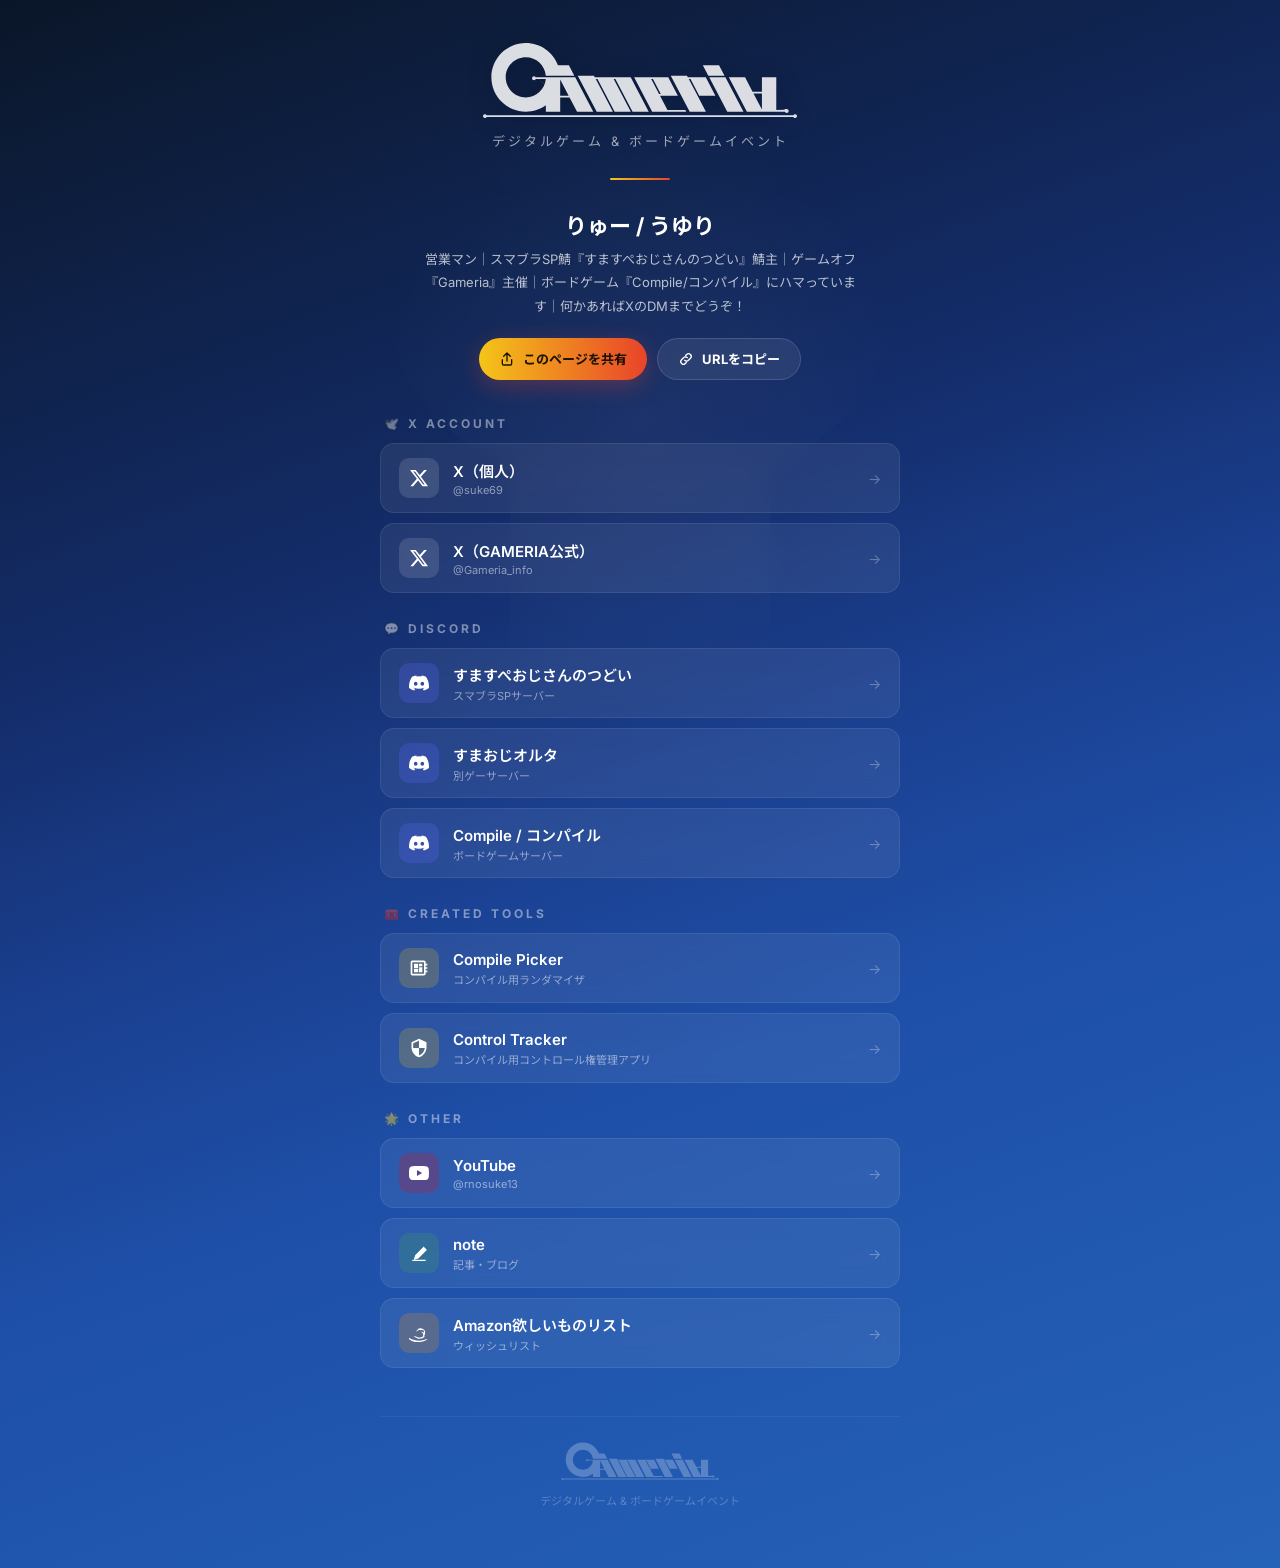
<file: index.html>
<!DOCTYPE html>
<html lang="ja">
<head>
  <meta charset="UTF-8">
  <meta name="viewport" content="width=device-width, initial-scale=1.0">
  <title>りゅー / うゆり - Links</title>
  <meta name="description" content="りゅー / うゆりのリンク集。X、Discord サーバー、つくったツール、YouTube、note など。">
  <meta property="og:type" content="website">
  <meta property="og:title" content="りゅー / うゆり - Links">
  <meta property="og:description" content="X、Discord サーバー、つくったツール、YouTube、note などのリンク集">
  <meta property="og:url" content="https://princetottino10-bit.github.io/link/">
  <meta property="og:image" content="https://princetottino10-bit.github.io/link/og.png">
  <meta name="twitter:card" content="summary_large_image">
  <meta name="twitter:site" content="@suke69">
  <style>
    @import url('https://fonts.googleapis.com/css2?family=Inter:wght@400;600;700;900&family=Noto+Sans+JP:wght@400;600;700;900&display=swap');

    * {
      margin: 0;
      padding: 0;
      box-sizing: border-box;
    }

    body {
      font-family: 'Inter', 'Noto Sans JP', sans-serif;
      min-height: 100vh;
      background: linear-gradient(160deg, #0a1628 0%, #142d6b 35%, #1a3f8f 50%, #1e4fa8 65%, #2563b8 100%);
      color: #fff;
      overflow-x: hidden;
      position: relative;
    }

    /* Meeple background watermark */
    body::before {
      content: '';
      position: fixed;
      top: 50%;
      left: 50%;
      transform: translate(-50%, -55%);
      width: 600px;
      height: 700px;
      background: radial-gradient(ellipse at center, rgba(255,255,255,0.04) 0%, transparent 70%);
      clip-path: path('M300 0 C320 0 340 30 350 60 C380 40 420 30 440 50 C460 70 450 110 430 130 C500 140 550 180 550 240 C550 320 490 380 430 400 L430 650 C430 680 410 700 380 700 L220 700 C190 700 170 680 170 650 L170 400 C110 380 50 320 50 240 C50 180 100 140 170 130 C150 110 140 70 160 50 C180 30 220 40 250 60 C260 30 280 0 300 0Z');
      z-index: 0;
      pointer-events: none;
    }

    /* Sparkle elements */
    .sparkle {
      position: fixed;
      width: 4px;
      height: 4px;
      background: #fff;
      border-radius: 50%;
      opacity: 0;
      animation: sparkle 4s ease-in-out infinite;
      pointer-events: none;
      z-index: 0;
    }

    .sparkle:nth-child(1) { top: 15%; left: 20%; animation-delay: 0s; }
    .sparkle:nth-child(2) { top: 25%; left: 75%; animation-delay: 1.2s; }
    .sparkle:nth-child(3) { top: 60%; left: 85%; animation-delay: 2.4s; }
    .sparkle:nth-child(4) { top: 70%; left: 10%; animation-delay: 0.8s; }
    .sparkle:nth-child(5) { top: 40%; left: 50%; animation-delay: 3s; }
    .sparkle:nth-child(6) { top: 85%; left: 65%; animation-delay: 1.8s; }

    @keyframes sparkle {
      0%, 100% { opacity: 0; transform: scale(0.5); }
      50% { opacity: 0.8; transform: scale(1.5); }
    }

    .container {
      max-width: 560px;
      margin: 0 auto;
      padding: 40px 20px 60px;
      position: relative;
      z-index: 1;
    }

    /* Header */
    .header {
      text-align: center;
      margin-bottom: 36px;
    }

    .logo {
      margin-bottom: 6px;
    }

    .logo svg {
      width: 320px;
      max-width: 80%;
      height: auto;
      filter: drop-shadow(0 2px 12px rgba(0,0,0,0.2));
    }

    .subtitle {
      font-size: 13px;
      letter-spacing: 3px;
      color: rgba(255,255,255,0.6);
      margin-bottom: 24px;
    }

    .profile-name {
      font-size: 22px;
      font-weight: 700;
      margin-bottom: 8px;
    }

    .profile-bio {
      font-size: 13px;
      line-height: 1.8;
      color: rgba(255,255,255,0.7);
      max-width: 440px;
      margin: 0 auto;
    }

    /* 共有ボタン */
    .share {
      display: flex;
      justify-content: center;
      flex-wrap: wrap;
      gap: 10px;
      margin-top: 20px;
    }

    .share-btn {
      display: inline-flex;
      align-items: center;
      gap: 8px;
      min-height: 42px;
      padding: 0 20px;
      border-radius: 999px;
      border: 1px solid rgba(255,255,255,0.14);
      background: rgba(255,255,255,0.08);
      backdrop-filter: blur(10px);
      -webkit-backdrop-filter: blur(10px);
      color: #fff;
      font: 700 13px/1 'Inter', 'Noto Sans JP', sans-serif;
      cursor: pointer;
      transition: all 0.25s ease;
    }

    .share-btn svg {
      width: 16px;
      height: 16px;
      fill: none;
      stroke: currentColor;
      stroke-width: 2;
      stroke-linecap: round;
      stroke-linejoin: round;
    }

    .share-btn:hover {
      transform: translateY(-2px);
      background: rgba(255,255,255,0.14);
      border-color: rgba(255,255,255,0.24);
    }

    .share-btn.primary {
      border: 0;
      color: #1a1203;
      background: linear-gradient(90deg, #f5c518, #e8432a);
      box-shadow: 0 6px 22px rgba(232,67,42,0.3);
    }

    .share-btn.primary:hover { box-shadow: 0 8px 28px rgba(232,67,42,0.45); }

    .share-btn:focus-visible { outline: 2px solid #f5c518; outline-offset: 3px; }

    .toast {
      position: fixed;
      left: 50%;
      bottom: 28px;
      z-index: 10;
      transform: translate(-50%, 16px);
      padding: 11px 20px;
      border-radius: 999px;
      background: rgba(10,22,40,0.92);
      border: 1px solid rgba(245,197,24,0.5);
      color: #fff;
      font-size: 13px;
      font-weight: 700;
      opacity: 0;
      pointer-events: none;
      transition: opacity 0.2s, transform 0.2s;
    }

    .toast.show { opacity: 1; transform: translate(-50%, 0); }

    .divider {
      width: 60px;
      height: 2px;
      background: linear-gradient(90deg, #f5c518, #e8432a);
      margin: 28px auto;
      border-radius: 1px;
    }

    /* Section */
    .section {
      margin-bottom: 28px;
    }

    .section-title {
      font-size: 12px;
      font-weight: 700;
      letter-spacing: 3px;
      text-transform: uppercase;
      color: rgba(255,255,255,0.45);
      margin-bottom: 12px;
      padding-left: 4px;
    }

    /* Link cards */
    .link-card {
      display: flex;
      align-items: center;
      gap: 14px;
      padding: 14px 18px;
      margin-bottom: 10px;
      background: rgba(255,255,255,0.07);
      backdrop-filter: blur(10px);
      -webkit-backdrop-filter: blur(10px);
      border: 1px solid rgba(255,255,255,0.08);
      border-radius: 14px;
      text-decoration: none;
      color: #fff;
      transition: all 0.25s ease;
      position: relative;
      overflow: hidden;
    }

    .link-card::before {
      content: '';
      position: absolute;
      inset: 0;
      background: linear-gradient(135deg, rgba(245,197,24,0.08), rgba(232,67,42,0.08));
      opacity: 0;
      transition: opacity 0.25s ease;
    }

    .link-card:hover {
      transform: translateY(-2px);
      background: rgba(255,255,255,0.12);
      border-color: rgba(255,255,255,0.18);
      box-shadow: 0 8px 30px rgba(0,0,0,0.2);
    }

    .link-card:hover::before {
      opacity: 1;
    }

    .link-icon {
      width: 40px;
      height: 40px;
      border-radius: 10px;
      display: flex;
      align-items: center;
      justify-content: center;
      font-size: 18px;
      flex-shrink: 0;
      position: relative;
      z-index: 1;
    }

    .link-info {
      flex: 1;
      position: relative;
      z-index: 1;
    }

    .link-title {
      font-size: 15px;
      font-weight: 600;
      margin-bottom: 2px;
    }

    .link-desc {
      font-size: 11px;
      color: rgba(255,255,255,0.5);
    }

    .link-arrow {
      font-size: 14px;
      color: rgba(255,255,255,0.3);
      transition: all 0.25s ease;
      position: relative;
      z-index: 1;
    }

    .link-card:hover .link-arrow {
      color: rgba(255,255,255,0.7);
      transform: translateX(3px);
    }

    /* Icon colors */
    .icon-x { background: rgba(255,255,255,0.12); }
    .icon-discord { background: rgba(88,101,242,0.25); }
    .icon-tool { background: rgba(245,197,24,0.2); }
    .icon-youtube { background: rgba(255,0,0,0.2); }
    .icon-note { background: rgba(65,179,73,0.2); }
    .icon-amazon { background: rgba(255,153,0,0.2); }

    /* SVG icons */
    .link-icon svg {
      width: 20px;
      height: 20px;
      fill: currentColor;
    }

    /* Footer */
    .footer {
      text-align: center;
      margin-top: 48px;
      padding-top: 24px;
      border-top: 1px solid rgba(255,255,255,0.06);
    }

    .footer-logo {
      opacity: 0.25;
    }

    .footer-logo svg {
      width: 160px;
      height: auto;
    }

    .footer-text {
      font-size: 11px;
      color: rgba(255,255,255,0.25);
      margin-top: 6px;
    }

    /* Responsive */
    @media (max-width: 480px) {
      .container { padding: 30px 16px 50px; }
      .logo { font-size: 34px; }
      .profile-name { font-size: 20px; }
    }
  </style>
</head>
<body>
  <!-- Sparkle effects -->
  <div class="sparkle"></div>
  <div class="sparkle"></div>
  <div class="sparkle"></div>
  <div class="sparkle"></div>
  <div class="sparkle"></div>
  <div class="sparkle"></div>

  <div class="container">
    <!-- Header -->
    <div class="header">
      <div class="logo">
        <svg xmlns="http://www.w3.org/2000/svg" viewBox="62.94 895.00 540.75 136.94">
          <path d="M 198.46 989.16 L 198.46 961.94 L 212.74 989.16 L 198.46 989.16 C 156.68 957.04 155.55 956.27 154.23 956.27 C 152.40 956.27 150.90 957.76 150.90 959.60 C 150.90 961.44 152.40 962.93 154.23 962.93 C 155.55 962.93 156.68 962.16 157.22 961.06 L 174.09 961.06 C 172.62 978.43 158.06 992.07 140.30 992.07 C 121.57 992.07 106.38 976.88 106.38 958.15 C 106.38 939.42 121.57 924.23 140.30 924.23 C 158.06 924.23 172.61 937.87 174.09 955.24 C 190.16 955.24 206.24 955.24 222.32 955.24 C 219.26 949.35 216.20 943.46 213.14 937.57 C 206.98 937.57 200.82 937.57 194.65 937.56 C 186.35 915.61 165.17 900.00 140.30 900.00 C 108.19 900.00 82.15 926.03 82.15 958.15 C 82.15 990.26 108.19 1016.30 140.30 1016.30 C 152.97 1016.30 164.68 1012.24 174.22 1005.37 L 174.22 1016.30 L 198.46 1016.30 L 198.46 992.07 L 214.27 992.07 L 226.97 1016.30 L 254.34 1016.30 L 223.84 958.15 C 201.63 958.15 179.43 958.15 157.22 958.15" fill="rgba(255,255,255,0.85)" stroke="none"/>
          <path d="M 257.02 958.15 C 256.52 957.18 256.01 956.21 255.50 955.24 L 228.13 955.24 C 238.81 975.60 249.48 995.95 260.16 1016.30 L 287.52 1016.30 C 277.86 997.89 268.21 979.47 258.55 961.06 L 261.45 961.06 L 290.42 1016.30 L 317.79 1016.30 L 288.82 961.06 L 291.73 961.06 L 320.70 1016.30 L 348.07 1016.30 L 317.57 958.15 L 257.02 958.15" fill="rgba(255,255,255,0.85)" stroke="none"/>
          <path d="M 352.28 961.06 L 355.19 961.06 L 368.40 986.24 L 365.49 986.24 L 352.28 961.06 L 367.01 989.15 L 369.92 989.15 L 369.93 989.16 L 397.30 989.16 L 397.29 989.15 L 397.30 989.15 L 395.77 986.24 L 395.76 986.24 L 381.03 958.15 L 381.03 958.15 L 323.39 958.15 L 353.88 1016.30 L 411.53 1016.30 L 410.00 1013.39 L 379.72 1013.39" fill="rgba(255,255,255,0.85)" stroke="none"/>
          <path d="M 433.39 989.16 L 460.75 989.16 L 444.49 958.15 L 443.45 958.15 L 417.12 958.15 L 414.21 958.15 C 413.70 957.18 413.19 956.21 412.69 955.24 L 385.32 955.24 C 395.99 975.60 406.67 995.95 417.34 1016.30 L 444.71 1016.30 C 435.05 997.89 425.39 979.47 415.74 961.06 L 418.65 961.06 L 433.39 989.16" fill="rgba(255,255,255,0.85)" stroke="none"/>
          <path d="M 450.31 958.15 L 480.81 1016.30 L 508.17 1016.30 L 477.67 958.15 L 450.31 958.15" fill="rgba(255,255,255,0.85)" stroke="none"/>
          <path d="M 476.15 955.24 L 466.88 937.56 L 439.51 937.56 L 448.78 955.24 L 476.15 955.24" fill="rgba(255,255,255,0.85)" stroke="none"/>
          <path d="M 539.37 1012.51 L 525.09 985.28 L 539.37 985.28 L 539.37 1012.51 C 579.84 1011.52 578.71 1012.29 578.17 1013.39 L 563.60 1013.39 L 563.60 958.15 L 539.37 958.15 L 539.37 982.38 L 523.56 982.38 L 510.85 958.15 L 483.49 958.15 L 513.99 1016.30 C 530.52 1016.30 547.06 1016.30 563.60 1016.30 L 578.16 1016.30 C 578.70 1017.41 579.83 1018.18 581.15 1018.18 C 582.99 1018.18 584.48 1016.69 584.48 1014.85 C 584.48 1013.01 582.99 1011.52 581.15 1011.52" fill="rgba(255,255,255,0.85)" stroke="none"/>
          <path d="M 595.36 1020.27 C 594.05 1020.27 592.92 1021.04 592.38 1022.14 L 74.25 1022.14 C 73.70 1021.04 72.58 1020.28 71.27 1020.28 C 69.43 1020.28 67.94 1021.77 67.94 1023.61 C 67.94 1025.45 69.43 1026.94 71.27 1026.94 C 72.58 1026.94 73.70 1026.17 74.25 1025.07 L 592.39 1025.07 C 592.94 1026.17 594.06 1026.93 595.36 1026.93 C 597.20 1026.93 598.69 1025.44 598.69 1023.60 C 598.69 1021.76 597.20 1020.27 595.36 1020.27" fill="rgba(255,255,255,0.85)" stroke="none"/>
        </svg>
      </div>
      <div class="subtitle">デジタルゲーム &amp; ボードゲームイベント</div>

      <div class="divider"></div>

      <div class="profile-name">りゅー / うゆり</div>
      <p class="profile-bio">
        営業マン｜スマブラSP鯖『すますぺおじさんのつどい』鯖主｜ゲームオフ『Gameria』主催｜ボードゲーム『Compile/コンパイル』にハマっています｜何かあればXのDMまでどうぞ！
      </p>

      <div class="share">
        <button type="button" class="share-btn primary" id="shareBtn">
          <svg viewBox="0 0 24 24" aria-hidden="true"><path d="M12 3v12M7 8l5-5 5 5M5 13v6a2 2 0 0 0 2 2h10a2 2 0 0 0 2-2v-6"/></svg>
          このページを共有
        </button>
        <button type="button" class="share-btn" id="copyBtn">
          <svg viewBox="0 0 24 24" aria-hidden="true"><path d="M10 14a4 4 0 0 0 5.66 0l3-3a4 4 0 0 0-5.66-5.66l-1.5 1.5M14 10a4 4 0 0 0-5.66 0l-3 3a4 4 0 0 0 5.66 5.66l1.5-1.5"/></svg>
          URLをコピー
        </button>
      </div>
    </div>

    <!-- X Account -->
    <div class="section">
      <div class="section-title">🕊️ X Account</div>

      <a href="https://x.com/suke69" target="_blank" rel="noopener noreferrer" class="link-card">
        <div class="link-icon icon-x">
          <svg viewBox="0 0 24 24"><path d="M18.244 2.25h3.308l-7.227 8.26 8.502 11.24H16.17l-5.214-6.817L4.99 21.75H1.68l7.73-8.835L1.254 2.25H8.08l4.713 6.231zm-1.161 17.52h1.833L7.084 4.126H5.117z"/></svg>
          </div>
        <div class="link-info">
          <div class="link-title">X（個人）</div>
          <div class="link-desc">@suke69</div>
        </div>
        <div class="link-arrow">→</div>
      </a>

      <a href="https://x.com/Gameria_info" target="_blank" rel="noopener noreferrer" class="link-card">
        <div class="link-icon icon-x">
          <svg viewBox="0 0 24 24"><path d="M18.244 2.25h3.308l-7.227 8.26 8.502 11.24H16.17l-5.214-6.817L4.99 21.75H1.68l7.73-8.835L1.254 2.25H8.08l4.713 6.231zm-1.161 17.52h1.833L7.084 4.126H5.117z"/></svg>
        </div>
        <div class="link-info">
          <div class="link-title">X（GAMERIA公式）</div>
          <div class="link-desc">@Gameria_info</div>
        </div>
        <div class="link-arrow">→</div>
      </a>
    </div>

    <!-- Discord -->
    <div class="section">
      <div class="section-title">💬 Discord</div>

      <a href="https://discord.gg/DCqAG4knUj" target="_blank" rel="noopener noreferrer" class="link-card">
        <div class="link-icon icon-discord">
          <svg viewBox="0 0 24 24"><path d="M20.317 4.37a19.791 19.791 0 0 0-4.885-1.515.074.074 0 0 0-.079.037c-.21.375-.444.864-.608 1.25a18.27 18.27 0 0 0-5.487 0 12.64 12.64 0 0 0-.617-1.25.077.077 0 0 0-.079-.037A19.736 19.736 0 0 0 3.677 4.37a.07.07 0 0 0-.032.027C.533 9.046-.32 13.58.099 18.057a.082.082 0 0 0 .031.057 19.9 19.9 0 0 0 5.993 3.03.078.078 0 0 0 .084-.028c.462-.63.874-1.295 1.226-1.994a.076.076 0 0 0-.041-.106 13.107 13.107 0 0 1-1.872-.892.077.077 0 0 1-.008-.128 10.2 10.2 0 0 0 .372-.292.074.074 0 0 1 .077-.01c3.928 1.793 8.18 1.793 12.062 0a.074.074 0 0 1 .078.01c.12.098.246.198.373.292a.077.077 0 0 1-.006.127 12.299 12.299 0 0 1-1.873.892.077.077 0 0 0-.041.107c.36.698.772 1.362 1.225 1.993a.076.076 0 0 0 .084.028 19.839 19.839 0 0 0 6.002-3.03.077.077 0 0 0 .032-.054c.5-5.177-.838-9.674-3.549-13.66a.061.061 0 0 0-.031-.03zM8.02 15.33c-1.183 0-2.157-1.085-2.157-2.419 0-1.333.956-2.419 2.157-2.419 1.21 0 2.176 1.095 2.157 2.42 0 1.333-.956 2.418-2.157 2.418zm7.975 0c-1.183 0-2.157-1.085-2.157-2.419 0-1.333.955-2.419 2.157-2.419 1.21 0 2.176 1.095 2.157 2.42 0 1.333-.946 2.418-2.157 2.418z"/></svg>
        </div>
        <div class="link-info">
          <div class="link-title">すますぺおじさんのつどい</div>
          <div class="link-desc">スマブラSPサーバー</div>
        </div>
        <div class="link-arrow">→</div>
      </a>

      <a href="https://discord.gg/wnKbTQFAdd" target="_blank" rel="noopener noreferrer" class="link-card">
        <div class="link-icon icon-discord">
          <svg viewBox="0 0 24 24"><path d="M20.317 4.37a19.791 19.791 0 0 0-4.885-1.515.074.074 0 0 0-.079.037c-.21.375-.444.864-.608 1.25a18.27 18.27 0 0 0-5.487 0 12.64 12.64 0 0 0-.617-1.25.077.077 0 0 0-.079-.037A19.736 19.736 0 0 0 3.677 4.37a.07.07 0 0 0-.032.027C.533 9.046-.32 13.58.099 18.057a.082.082 0 0 0 .031.057 19.9 19.9 0 0 0 5.993 3.03.078.078 0 0 0 .084-.028c.462-.63.874-1.295 1.226-1.994a.076.076 0 0 0-.041-.106 13.107 13.107 0 0 1-1.872-.892.077.077 0 0 1-.008-.128 10.2 10.2 0 0 0 .372-.292.074.074 0 0 1 .077-.01c3.928 1.793 8.18 1.793 12.062 0a.074.074 0 0 1 .078.01c.12.098.246.198.373.292a.077.077 0 0 1-.006.127 12.299 12.299 0 0 1-1.873.892.077.077 0 0 0-.041.107c.36.698.772 1.362 1.225 1.993a.076.076 0 0 0 .084.028 19.839 19.839 0 0 0 6.002-3.03.077.077 0 0 0 .032-.054c.5-5.177-.838-9.674-3.549-13.66a.061.061 0 0 0-.031-.03zM8.02 15.33c-1.183 0-2.157-1.085-2.157-2.419 0-1.333.956-2.419 2.157-2.419 1.21 0 2.176 1.095 2.157 2.42 0 1.333-.956 2.418-2.157 2.418zm7.975 0c-1.183 0-2.157-1.085-2.157-2.419 0-1.333.955-2.419 2.157-2.419 1.21 0 2.176 1.095 2.157 2.42 0 1.333-.946 2.418-2.157 2.418z"/></svg>
        </div>
        <div class="link-info">
          <div class="link-title">すまおじオルタ</div>
          <div class="link-desc">別ゲーサーバー</div>
        </div>
        <div class="link-arrow">→</div>
      </a>

      <a href="https://discord.gg/5WPfeysYMf" target="_blank" rel="noopener noreferrer" class="link-card">
        <div class="link-icon icon-discord">
          <svg viewBox="0 0 24 24"><path d="M20.317 4.37a19.791 19.791 0 0 0-4.885-1.515.074.074 0 0 0-.079.037c-.21.375-.444.864-.608 1.25a18.27 18.27 0 0 0-5.487 0 12.64 12.64 0 0 0-.617-1.25.077.077 0 0 0-.079-.037A19.736 19.736 0 0 0 3.677 4.37a.07.07 0 0 0-.032.027C.533 9.046-.32 13.58.099 18.057a.082.082 0 0 0 .031.057 19.9 19.9 0 0 0 5.993 3.03.078.078 0 0 0 .084-.028c.462-.63.874-1.295 1.226-1.994a.076.076 0 0 0-.041-.106 13.107 13.107 0 0 1-1.872-.892.077.077 0 0 1-.008-.128 10.2 10.2 0 0 0 .372-.292.074.074 0 0 1 .077-.01c3.928 1.793 8.18 1.793 12.062 0a.074.074 0 0 1 .078.01c.12.098.246.198.373.292a.077.077 0 0 1-.006.127 12.299 12.299 0 0 1-1.873.892.077.077 0 0 0-.041.107c.36.698.772 1.362 1.225 1.993a.076.076 0 0 0 .084.028 19.839 19.839 0 0 0 6.002-3.03.077.077 0 0 0 .032-.054c.5-5.177-.838-9.674-3.549-13.66a.061.061 0 0 0-.031-.03zM8.02 15.33c-1.183 0-2.157-1.085-2.157-2.419 0-1.333.956-2.419 2.157-2.419 1.21 0 2.176 1.095 2.157 2.42 0 1.333-.956 2.418-2.157 2.418zm7.975 0c-1.183 0-2.157-1.085-2.157-2.419 0-1.333.955-2.419 2.157-2.419 1.21 0 2.176 1.095 2.157 2.42 0 1.333-.946 2.418-2.157 2.418z"/></svg>
        </div>
        <div class="link-info">
          <div class="link-title">Compile / コンパイル</div>
          <div class="link-desc">ボードゲームサーバー</div>
        </div>
        <div class="link-arrow">→</div>
      </a>
    </div>

    <!-- Created Tools -->
    <div class="section">
      <div class="section-title">🧰 Created Tools</div>

      <a href="https://princetottino10-bit.github.io/compile-picker/compile_protocol_picker.html" target="_blank" rel="noopener noreferrer" class="link-card">
        <div class="link-icon icon-tool">
          <svg viewBox="0 0 24 24"><path d="M22 9V7h-2V5a2 2 0 0 0-2-2H4a2 2 0 0 0-2 2v14a2 2 0 0 0 2 2h14a2 2 0 0 0 2-2v-2h2v-2h-2v-2h2v-2h-2V9h2zM18 19H4V5h14v14zM6 13h5v4H6v-4zm6-6h4v3h-4V7zM6 7h5v5H6V7zm6 4h4v6h-4v-6z"/></svg>
        </div>
        <div class="link-info">
          <div class="link-title">Compile Picker</div>
          <div class="link-desc">コンパイル用ランダマイザ</div>
        </div>
        <div class="link-arrow">→</div>
      </a>

      <a href="https://princetottino10-bit.github.io/control/" target="_blank" rel="noopener noreferrer" class="link-card">
        <div class="link-icon icon-tool">
          <svg viewBox="0 0 24 24"><path d="M12 1L3 5v6c0 5.55 3.84 10.74 9 12 5.16-1.26 9-6.45 9-12V5l-9-4zm0 10.99h7c-.53 4.12-3.28 7.79-7 8.94V12H5V6.3l7-3.11v8.8z"/></svg>
        </div>
        <div class="link-info">
          <div class="link-title">Control Tracker</div>
          <div class="link-desc">コンパイル用コントロール権管理アプリ</div>
        </div>
        <div class="link-arrow">→</div>
      </a>
    </div>

    <!-- Other -->
    <div class="section">
      <div class="section-title">🌟 Other</div>

      <a href="https://www.youtube.com/@rnosuke13" target="_blank" rel="noopener noreferrer" class="link-card">
        <div class="link-icon icon-youtube">
          <svg viewBox="0 0 24 24"><path d="M23.498 6.186a3.016 3.016 0 0 0-2.122-2.136C19.505 3.545 12 3.545 12 3.545s-7.505 0-9.377.505A3.017 3.017 0 0 0 .502 6.186C0 8.07 0 12 0 12s0 3.93.502 5.814a3.016 3.016 0 0 0 2.122 2.136c1.871.505 9.376.505 9.376.505s7.505 0 9.377-.505a3.015 3.015 0 0 0 2.122-2.136C24 15.93 24 12 24 12s0-3.93-.502-5.814zM9.545 15.568V8.432L15.818 12l-6.273 3.568z"/></svg>
        </div>
        <div class="link-info">
          <div class="link-title">YouTube</div>
          <div class="link-desc">@rnosuke13</div>
        </div>
        <div class="link-arrow">→</div>
      </a>

      <a href="https://note.com/suke69" target="_blank" rel="noopener noreferrer" class="link-card">
        <div class="link-icon icon-note">
          <svg viewBox="0 0 24 24"><path d="M15.907 2.553L21.06 7.706c.3.3.3.79 0 1.09l-9.513 9.513a.77.77 0 0 1-.322.195l-4.2 1.4a.77.77 0 0 1-.974-.974l1.4-4.2a.77.77 0 0 1 .195-.322l9.513-9.513a.77.77 0 0 1 1.09 0zM4 20h16v1.5H4V20z"/></svg>
        </div>
        <div class="link-info">
          <div class="link-title">note</div>
          <div class="link-desc">記事・ブログ</div>
        </div>
        <div class="link-arrow">→</div>
      </a>

      <a href="https://www.amazon.jp/hz/wishlist/ls/3V3PAIDU7LH5J?ref_=wl_share" target="_blank" rel="noopener noreferrer" class="link-card">
        <div class="link-icon icon-amazon">
          <svg viewBox="0 0 24 24"><path d="M.045 18.02c.072-.116.187-.124.348-.022 3.636 2.11 7.594 3.166 11.87 3.166 2.852 0 5.668-.533 8.447-1.595l.315-.14c.138-.06.234-.1.293-.13.226-.088.39-.046.502.126.112.172.04.332-.14.478-.18.147-.47.338-.86.572-.39.234-.72.413-.99.537l-.21.1c-1.36.637-2.82 1.1-4.39 1.394-1.57.293-3.06.44-4.47.44-2.322 0-4.532-.384-6.63-1.15-2.098-.768-3.88-1.812-5.345-3.13-.122-.105-.16-.2-.11-.29zM6.09 15.9a.66.66 0 0 1 .18-.39c.12-.12.272-.135.456-.045l.09.045c.095.048.19.1.283.157l.193.12.307.19c.43.244.878.46 1.348.645.47.186.962.34 1.478.462.516.124 1.04.2 1.57.232.533.03 1.064.014 1.597-.047.534-.062 1.054-.178 1.563-.35.508-.172.99-.4 1.443-.685.454-.284.87-.63 1.25-1.04.175-.19.31-.175.402.045l.09.17c.08.15.15.3.22.47.06.16.1.28.13.37.04.11.01.2-.08.3-.1.1-.24.22-.42.37l-.28.23c-.52.4-1.1.74-1.75 1.01-.65.27-1.3.46-1.97.57-.66.11-1.32.15-2 .11-.67-.04-1.32-.15-1.97-.33-.64-.18-1.25-.44-1.83-.77-.58-.33-1.08-.73-1.5-1.2-.13-.14-.2-.3-.2-.45zm12.04-7.28c.4.54.7 1.12.9 1.74.18.6.27 1.19.27 1.77 0 .72-.14 1.41-.4 2.07-.27.66-.68 1.26-1.24 1.79-.12.12-.28.17-.46.12s-.28-.16-.28-.33v-.29c0-.2.01-.47.04-.83.02-.36.03-.63.01-.8-.03-.39-.1-.73-.2-1.04-.11-.3-.26-.57-.44-.8-.18-.22-.38-.42-.62-.58-.23-.16-.49-.3-.77-.4a.27.27 0 0 1-.17-.3.24.24 0 0 1 .24-.2c.6.02 1.16.15 1.68.37.5.22.93.55 1.27.97zm-8.32-2.07c.94-.26 1.86-.39 2.77-.39.93 0 1.83.13 2.71.39.87.26 1.66.67 2.38 1.22.71.55 1.29 1.23 1.72 2.05l.08.16c.05.1.02.2-.07.27-.1.07-.2.05-.3-.04-.96-.87-2.1-1.44-3.4-1.7-.53-.1-1.06-.16-1.58-.16-.52 0-1.05.05-1.58.16-1.3.26-2.44.83-3.4 1.7-.1.1-.2.11-.3.04-.1-.07-.12-.17-.07-.27l.08-.16c.43-.82 1.01-1.5 1.72-2.05.72-.55 1.51-.96 2.38-1.22z"/></svg>
        </div>
        <div class="link-info">
          <div class="link-title">Amazon欲しいものリスト</div>
          <div class="link-desc">ウィッシュリスト</div>
        </div>
        <div class="link-arrow">→</div>
      </a>
    </div>

    <!-- Footer -->
    <div class="footer">
      <div class="footer-logo">
        <svg xmlns="http://www.w3.org/2000/svg" viewBox="62.94 895.00 540.75 136.94">
          <path d="M 198.46 989.16 L 198.46 961.94 L 212.74 989.16 L 198.46 989.16 C 156.68 957.04 155.55 956.27 154.23 956.27 C 152.40 956.27 150.90 957.76 150.90 959.60 C 150.90 961.44 152.40 962.93 154.23 962.93 C 155.55 962.93 156.68 962.16 157.22 961.06 L 174.09 961.06 C 172.62 978.43 158.06 992.07 140.30 992.07 C 121.57 992.07 106.38 976.88 106.38 958.15 C 106.38 939.42 121.57 924.23 140.30 924.23 C 158.06 924.23 172.61 937.87 174.09 955.24 C 190.16 955.24 206.24 955.24 222.32 955.24 C 219.26 949.35 216.20 943.46 213.14 937.57 C 206.98 937.57 200.82 937.57 194.65 937.56 C 186.35 915.61 165.17 900.00 140.30 900.00 C 108.19 900.00 82.15 926.03 82.15 958.15 C 82.15 990.26 108.19 1016.30 140.30 1016.30 C 152.97 1016.30 164.68 1012.24 174.22 1005.37 L 174.22 1016.30 L 198.46 1016.30 L 198.46 992.07 L 214.27 992.07 L 226.97 1016.30 L 254.34 1016.30 L 223.84 958.15 C 201.63 958.15 179.43 958.15 157.22 958.15" fill="rgb(255,255,255)" stroke="none"/>
          <path d="M 257.02 958.15 C 256.52 957.18 256.01 956.21 255.50 955.24 L 228.13 955.24 C 238.81 975.60 249.48 995.95 260.16 1016.30 L 287.52 1016.30 C 277.86 997.89 268.21 979.47 258.55 961.06 L 261.45 961.06 L 290.42 1016.30 L 317.79 1016.30 L 288.82 961.06 L 291.73 961.06 L 320.70 1016.30 L 348.07 1016.30 L 317.57 958.15 L 257.02 958.15" fill="rgb(255,255,255)" stroke="none"/>
          <path d="M 352.28 961.06 L 355.19 961.06 L 368.40 986.24 L 365.49 986.24 L 352.28 961.06 L 367.01 989.15 L 369.92 989.15 L 369.93 989.16 L 397.30 989.16 L 397.29 989.15 L 397.30 989.15 L 395.77 986.24 L 395.76 986.24 L 381.03 958.15 L 381.03 958.15 L 323.39 958.15 L 353.88 1016.30 L 411.53 1016.30 L 410.00 1013.39 L 379.72 1013.39" fill="rgb(255,255,255)" stroke="none"/>
          <path d="M 433.39 989.16 L 460.75 989.16 L 444.49 958.15 L 443.45 958.15 L 417.12 958.15 L 414.21 958.15 C 413.70 957.18 413.19 956.21 412.69 955.24 L 385.32 955.24 C 395.99 975.60 406.67 995.95 417.34 1016.30 L 444.71 1016.30 C 435.05 997.89 425.39 979.47 415.74 961.06 L 418.65 961.06 L 433.39 989.16" fill="rgb(255,255,255)" stroke="none"/>
          <path d="M 450.31 958.15 L 480.81 1016.30 L 508.17 1016.30 L 477.67 958.15 L 450.31 958.15" fill="rgb(255,255,255)" stroke="none"/>
          <path d="M 476.15 955.24 L 466.88 937.56 L 439.51 937.56 L 448.78 955.24 L 476.15 955.24" fill="rgb(255,255,255)" stroke="none"/>
          <path d="M 539.37 1012.51 L 525.09 985.28 L 539.37 985.28 L 539.37 1012.51 C 579.84 1011.52 578.71 1012.29 578.17 1013.39 L 563.60 1013.39 L 563.60 958.15 L 539.37 958.15 L 539.37 982.38 L 523.56 982.38 L 510.85 958.15 L 483.49 958.15 L 513.99 1016.30 C 530.52 1016.30 547.06 1016.30 563.60 1016.30 L 578.16 1016.30 C 578.70 1017.41 579.83 1018.18 581.15 1018.18 C 582.99 1018.18 584.48 1016.69 584.48 1014.85 C 584.48 1013.01 582.99 1011.52 581.15 1011.52" fill="rgb(255,255,255)" stroke="none"/>
          <path d="M 595.36 1020.27 C 594.05 1020.27 592.92 1021.04 592.38 1022.14 L 74.25 1022.14 C 73.70 1021.04 72.58 1020.28 71.27 1020.28 C 69.43 1020.28 67.94 1021.77 67.94 1023.61 C 67.94 1025.45 69.43 1026.94 71.27 1026.94 C 72.58 1026.94 73.70 1026.17 74.25 1025.07 L 592.39 1025.07 C 592.94 1026.17 594.06 1026.93 595.36 1026.93 C 597.20 1026.93 598.69 1025.44 598.69 1023.60 C 598.69 1021.76 597.20 1020.27 595.36 1020.27" fill="rgb(255,255,255)" stroke="none"/>
        </svg>
      </div>
      <div class="footer-text">デジタルゲーム &amp; ボードゲームイベント</div>
    </div>
  </div>
  <div class="toast" id="toast" role="status"></div>

  <script>
    (function () {
      var URL_TO_SHARE = 'https://princetottino10-bit.github.io/link/';
      var toast = document.getElementById('toast');
      var timer = 0;

      function show(msg) {
        toast.textContent = msg;
        toast.classList.add('show');
        clearTimeout(timer);
        timer = setTimeout(function () { toast.classList.remove('show'); }, 1800);
      }

      function copy() {
        if (navigator.clipboard && window.isSecureContext) {
          return navigator.clipboard.writeText(URL_TO_SHARE).then(function () { show('URLをコピーしました'); }, fallback);
        }
        fallback();
      }

      /* クリップボード API が使えないブラウザ向け */
      function fallback() {
        var ta = document.createElement('textarea');
        ta.value = URL_TO_SHARE;
        ta.setAttribute('readonly', '');
        ta.style.position = 'fixed';
        ta.style.opacity = '0';
        document.body.appendChild(ta);
        ta.select();
        var ok = false;
        try { ok = document.execCommand('copy'); } catch (e) { /* 失敗したら下で知らせる */ }
        document.body.removeChild(ta);
        show(ok ? 'URLをコピーしました' : URL_TO_SHARE);
      }

      document.getElementById('shareBtn').addEventListener('click', function () {
        if (navigator.share) {
          navigator.share({ title: document.title, url: URL_TO_SHARE }).catch(function () { /* 閉じただけ */ });
        } else {
          copy();
        }
      });
      document.getElementById('copyBtn').addEventListener('click', copy);
    })();
  </script>
</body>
</html>
</file>
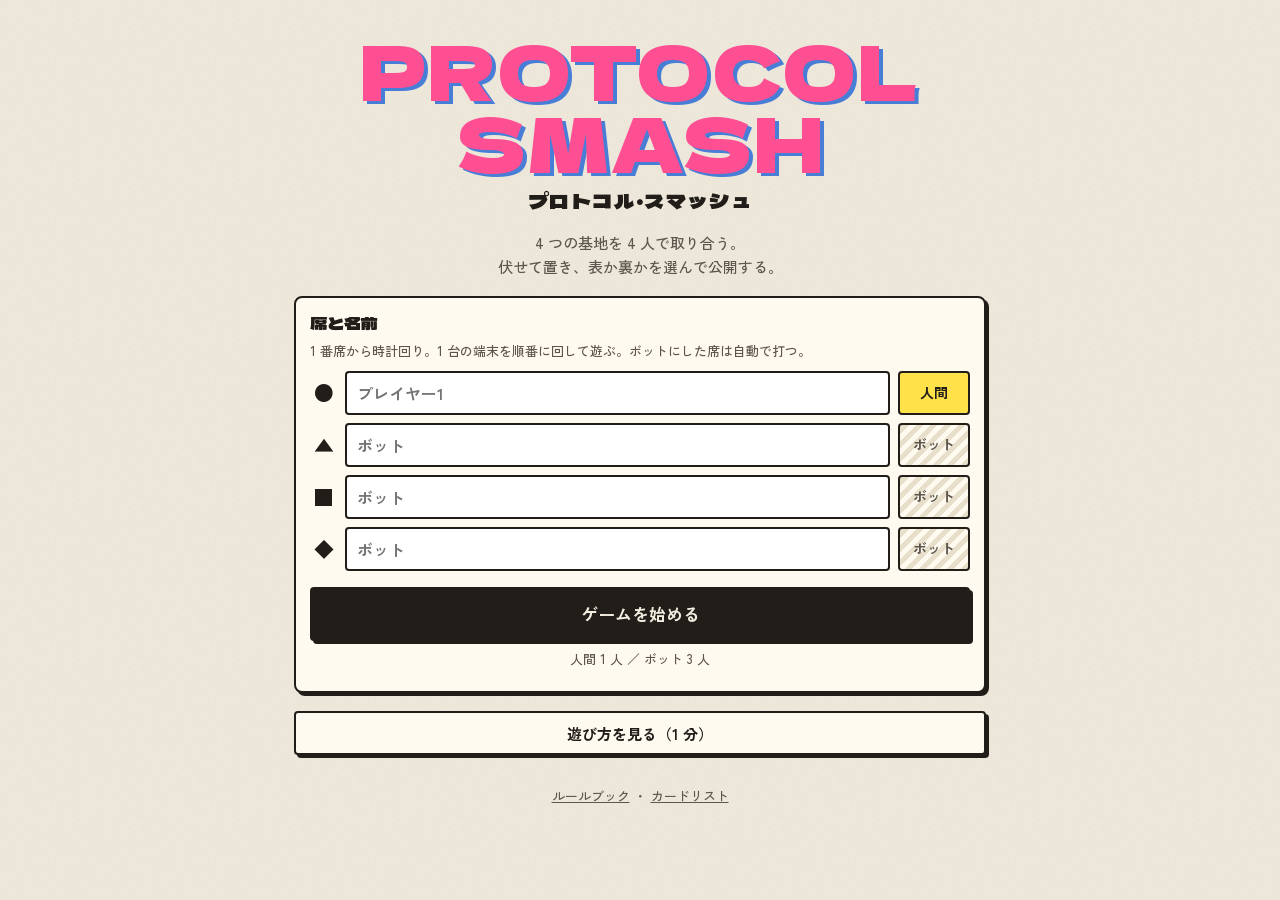
<file: game/index.html>
<!doctype html>
<html lang="ja">
<head>
  <meta charset="utf-8">
  <meta name="viewport" content="width=device-width, initial-scale=1, viewport-fit=cover">
  <meta name="theme-color" content="#f3ede0">
  <title>プロトコル・スマッシュ（ホットシート）</title>
  <link rel="icon" href="data:image/svg+xml,%3Csvg xmlns=%22http://www.w3.org/2000/svg%22 viewBox=%220 0 32 32%22%3E%3Crect x=%224%22 y=%223%22 width=%2220%22 height=%2226%22 rx=%223%22 fill=%22%23ff4f93%22 stroke=%22%23211e1a%22 stroke-width=%222.5%22/%3E%3Crect x=%229%22 y=%226%22 width=%2219%22 height=%2223%22 rx=%223%22 fill=%22%23fffaf0%22 stroke=%22%23211e1a%22 stroke-width=%222.5%22/%3E%3C/svg%3E">
  <link rel="preconnect" href="https://fonts.googleapis.com">
  <link rel="preconnect" href="https://fonts.gstatic.com" crossorigin>
  <link rel="stylesheet" href="https://fonts.googleapis.com/css2?family=Dela+Gothic+One&family=Zen+Kaku+Gothic+New:wght@500;700&display=swap">
  <link rel="stylesheet" href="style.css">
</head>
<body>
  <div id="app" aria-live="polite"><p class="booting">読み込み中…</p></div>
  <noscript>このゲームは JavaScript を使います。</noscript>
  <script src="engine.js"></script>
  <script src="bots.js"></script>
  <script src="ui.js"></script>
  <script src="tutorial.js"></script>
  <script src="screens.js"></script>
  <script src="app.js"></script>
</body>
</html>
</file>
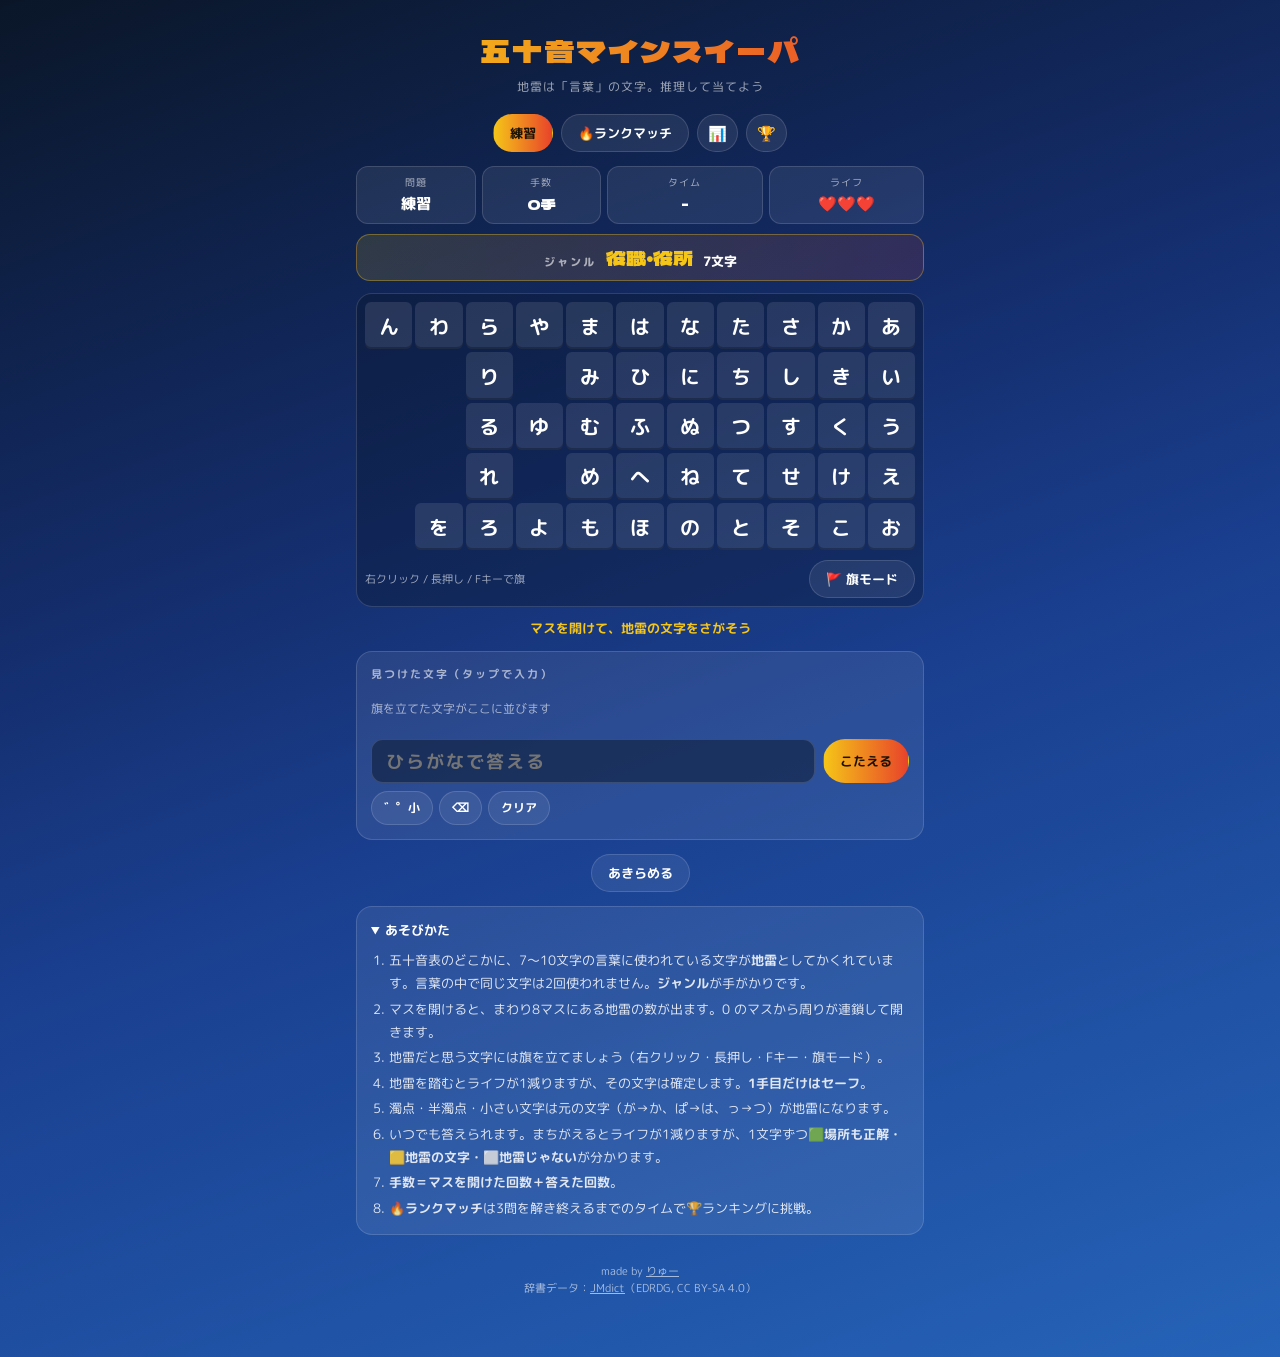
<file: gojuon-mines/index.html>
<!DOCTYPE html>
<html lang="ja">
<head>
  <meta charset="UTF-8">
  <meta name="viewport" content="width=device-width, initial-scale=1.0">
  <title>五十音マインスイーパ</title>
  <meta name="description" content="五十音表にかくれた「言葉」の文字が地雷。数字をヒントに地雷の文字を見つけて言葉を当てる。3問のタイムを競うランクマッチも。">
  <meta property="og:type" content="website">
  <meta property="og:title" content="五十音マインスイーパ">
  <meta property="og:description" content="地雷は「言葉」の文字。推理して当てて、3問のタイムで競おう。">
  <meta property="og:url" content="https://princetottino10-bit.github.io/link/gojuon-mines/">
  <meta name="twitter:card" content="summary">
  <meta name="twitter:site" content="@suke69">
  <link rel="preconnect" href="https://fonts.googleapis.com">
  <link rel="preconnect" href="https://fonts.gstatic.com" crossorigin>
  <link rel="stylesheet" href="https://fonts.googleapis.com/css2?family=Dela+Gothic+One&family=M+PLUS+Rounded+1c:wght@500;700;800&display=swap">
  <link rel="stylesheet" href="style.css">
</head>
<body>
  <div class="container">
    <header>
      <h1>五十音マインスイーパ</h1>
      <p class="tagline">地雷は「言葉」の文字。推理して当てよう</p>
    </header>

    <div class="tabs">
      <div role="tablist" class="tablist">
        <button class="tab" id="tabPractice" role="tab">練習</button>
        <button class="tab" id="tabRanked" role="tab">🔥ランクマッチ</button>
      </div>
      <button class="btn icon-btn" id="openStats" aria-label="成績">📊</button>
      <button class="btn icon-btn" id="openRanking" aria-label="ランキング">🏆</button>
    </div>

    <div class="info">
      <div class="stat"><div class="label">問題</div><div class="value" id="progress">-</div></div>
      <div class="stat"><div class="label">手数</div><div class="value" id="moves">-</div></div>
      <div class="stat"><div class="label">タイム</div><div class="value" id="timer">-</div></div>
      <div class="stat"><div class="label">ライフ</div><div class="value" id="lives">-</div></div>
    </div>

    <div class="topic" aria-live="polite">
      <span class="topic-label">ジャンル</span>
      <b class="topic-genre" id="genre">-</b>
      <span class="topic-len" id="len"></span>
    </div>

    <div class="board-wrap">
      <div class="board" id="board" role="group" aria-label="五十音表の盤面"></div>
      <div class="board-foot">
        <span class="hint-text">右クリック / 長押し / Fキーで旗</span>
        <button class="btn flagmode" id="flagMode" aria-pressed="false">🚩 旗モード</button>
      </div>
      <div class="board-cover" id="cover" hidden>
        <div class="cover-card">
          <div class="cover-title">🔥 ランクマッチ</div>
          <p>7〜10文字の言葉を<b>3問</b>。<br>解き終えるまでの<b>タイム</b>で競います。<br>同じタイムなら手数が少ない方が上。</p>
          <p class="cover-small">1問ごとにライフ3。0になったら失敗。</p>
          <button class="btn primary big" id="startMatch">スタート</button>
        </div>
      </div>
    </div>

    <div class="message" id="message" aria-live="polite"></div>

    <div class="panel">
      <div class="panel-title">見つけた文字（タップで入力）</div>
      <div class="chips" id="chips"></div>
      <div class="answer-row" id="answerRow">
        <input id="answer" type="text" autocomplete="off" autocapitalize="off" spellcheck="false" placeholder="ひらがなで答える" aria-label="答え">
        <button class="btn primary" id="submit">こたえる</button>
      </div>
      <div class="keys">
        <button class="btn" id="kDaku" title="直前の文字に濁点・半濁点・小文字をつける">゛゜小</button>
        <button class="btn" id="kBack" aria-label="1文字消す">⌫</button>
        <button class="btn" id="kClear">クリア</button>
      </div>
      <div class="guesses" id="guesses" aria-label="これまでの答え"></div>
      <div class="legend" id="legend" hidden><b style="background:#2f9e57"></b>場所も正解<b style="background:#c9971c"></b>地雷の文字<b style="background:rgba(255,255,255,.25)"></b>地雷じゃない</div>
    </div>

    <div class="actions">
      <button class="btn" id="giveUp">あきらめる</button>
      <button class="btn primary" id="next" hidden>つぎの問題</button>
      <button class="btn primary" id="retry" hidden>もう一度挑戦</button>
      <button class="btn" id="showResult" hidden>結果を見る</button>
    </div>

    <details class="rules" id="rules">
      <summary>あそびかた</summary>
      <ol>
        <li>五十音表のどこかに、7〜10文字の言葉に使われている文字が<b>地雷</b>としてかくれています。言葉の中で同じ文字は2回使われません。<b>ジャンル</b>が手がかりです。</li>
        <li>マスを開けると、まわり8マスにある地雷の数が出ます。0 のマスから周りが連鎖して開きます。</li>
        <li>地雷だと思う文字には旗を立てましょう（右クリック・長押し・Fキー・旗モード）。</li>
        <li>地雷を踏むとライフが1減りますが、その文字は確定します。<b>1手目だけはセーフ</b>。</li>
        <li>濁点・半濁点・小さい文字は元の文字（が→か、ぱ→は、っ→つ）が地雷になります。</li>
        <li>いつでも答えられます。まちがえるとライフが1減りますが、1文字ずつ<b>🟩場所も正解・🟨地雷の文字・⬜地雷じゃない</b>が分かります。</li>
        <li><b>手数＝マスを開けた回数＋答えた回数</b>。</li>
        <li><b>🔥ランクマッチ</b>は3問を解き終えるまでのタイムで🏆ランキングに挑戦。</li>
      </ol>
    </details>

    <footer>
      made by <a href="https://princetottino10-bit.github.io/link/" target="_blank" rel="noopener noreferrer">りゅー</a><br>
      辞書データ：<a href="https://www.edrdg.org/wiki/index.php/JMdict-EDICT_Dictionary_Project" target="_blank" rel="noopener noreferrer">JMdict</a>（EDRDG, CC BY-SA 4.0）
    </footer>
  </div>

  <div class="modal" id="modal" role="dialog" aria-modal="true" aria-labelledby="modalHead">
    <div class="modal-card">
      <div class="modal-head" id="modalHead"></div>
      <div class="badge" id="modalBadge"></div>
      <div class="modal-word" id="modalWord"></div>
      <div class="modal-genre" id="modalGenre"></div>
      <div class="modal-stats" id="modalStats"></div>
      <div id="rankBox" hidden>
        <form class="rank-form" id="rankForm">
          <input id="rankName" maxlength="12" placeholder="なまえ（12文字まで）" aria-label="ランキングに載せる名前" autocomplete="nickname">
          <button class="btn primary" id="rankSubmit" type="submit">ランキングに登録</button>
        </form>
        <div class="rank-note" id="rankNote" aria-live="polite"></div>
      </div>
      <div class="actions">
        <button class="btn primary" id="shareX">Xでシェア</button>
        <button class="btn" id="copy">コピー</button>
        <button class="btn" id="closeModal">とじる</button>
      </div>
    </div>
  </div>

  <div class="modal" id="infoModal" role="dialog" aria-modal="true" aria-label="成績とランキング">
    <div class="modal-card wide">
      <div class="modal-tabs" role="tablist">
        <button class="tab" id="tabStats" role="tab" aria-controls="infoBody">📊 成績</button>
        <button class="tab" id="tabRanking" role="tab" aria-controls="infoBody">🏆 ランキング</button>
      </div>
      <div id="infoBody" role="tabpanel"></div>
      <div class="actions">
        <button class="btn" id="closeInfo">とじる</button>
      </div>
    </div>
  </div>

  <div class="toast" id="toast" role="status" aria-live="polite"></div>

  <script type="module" src="js/app.js"></script>
</body>
</html>
</file>
<file: game/style.css>
/* プロトコル・スマッシュ ホットシート版
   方向性：リソグラフ印刷のボードゲーム。生成りの紙・墨の線・派閥ごとの特色インク。
   スマホ縦持ち（390px）が基準。 */

:root {
  --paper: #f3ede0;
  --paper-2: #e8dfcb;
  --card: #fffaf0;
  --ink: #211e1a;
  --ink-2: #5d564c;
  --ink-3: #8f8676;
  --rule: #cdc1a9;
  --hl: #ffe14a;
  --pink: #ff4f93;
  --blue: #2c6bd6;
  --ok: #1d8656;
  --ng: #cf3b2b;

  --f-ninja: #3f3a7a;
  --f-pirate: #0a6fb8;
  --f-robot: #56687a;
  --f-wizard: #8a46c2;
  --f-zombie: #3d8a33;
  --f-dino: #d95f22;
  --f-alien: #00958f;
  --f-trick: #e0367f;

  --font-disp: "Dela Gothic One", "Hiragino Sans", "Yu Gothic", sans-serif;
  --font-body: "Zen Kaku Gothic New", "Hiragino Sans", "Yu Gothic", system-ui, sans-serif;

  --shadow: 3px 3px 0 var(--ink);
  --shadow-s: 2px 2px 0 var(--ink);
  --line: 2px solid var(--ink);
  --r-s: 4px;
  --r-m: 8px;
  --gutter: 14px;
  --dur: 180ms;
  --ease: cubic-bezier(.2, .9, .25, 1.2);
}

.f-ninja { --fc: var(--f-ninja); }
.f-pirate { --fc: var(--f-pirate); }
.f-robot { --fc: var(--f-robot); }
.f-wizard { --fc: var(--f-wizard); }
.f-zombie { --fc: var(--f-zombie); }
.f-dino { --fc: var(--f-dino); }
.f-alien { --fc: var(--f-alien); }
.f-trick { --fc: var(--f-trick); }

* { box-sizing: border-box; }
html { -webkit-text-size-adjust: 100%; touch-action: manipulation; scroll-padding-top: 140px; scroll-padding-bottom: 300px; }
body {
  margin: 0;
  min-height: 100dvh;
  color: var(--ink);
  font-family: var(--font-body);
  font-weight: 500;
  font-size: 15px;
  line-height: 1.55;
  background-color: var(--paper);
  /* 紙のざらつき */
  background-image: url("data:image/svg+xml,%3Csvg xmlns='http://www.w3.org/2000/svg' width='160' height='160'%3E%3Cfilter id='n'%3E%3CfeTurbulence type='fractalNoise' baseFrequency='.9' numOctaves='2' stitchTiles='stitch'/%3E%3CfeColorMatrix values='0 0 0 0 .13 0 0 0 0 .11 0 0 0 0 .09 0 0 0 .09 0'/%3E%3C/filter%3E%3Crect width='100%25' height='100%25' filter='url(%23n)'/%3E%3C/svg%3E");
  overflow-x: hidden;
}
#app { max-width: 560px; margin: 0 auto; min-height: 100dvh; display: flex; flex-direction: column; }
button { font: inherit; color: inherit; cursor: pointer; }
button:disabled { cursor: not-allowed; }
:focus-visible { outline: 3px solid var(--blue); outline-offset: 2px; }
h1, h2, h3 { margin: 0; line-height: 1.25; }
.dim { color: var(--ink-3); }
.hint { color: var(--ink-2); font-size: 13px; margin: 8px 0; }
.center { text-align: center; }
.booting { padding: 40px var(--gutter); text-align: center; }

.screen { padding: 14px var(--gutter) 28px; display: flex; flex-direction: column; gap: 14px; flex: 1; }

/* ---------- ボタン ---------- */
.btn {
  display: inline-flex; align-items: center; justify-content: center; gap: 6px;
  min-height: 44px; padding: 8px 16px;
  background: var(--card); border: var(--line); border-radius: var(--r-s);
  box-shadow: var(--shadow); font-weight: 700;
  transition: transform var(--dur), box-shadow var(--dur), background var(--dur);
}
.btn:hover:not(:disabled) { background: #fff; }
.btn:active:not(:disabled) { transform: translate(2px, 2px); box-shadow: 1px 1px 0 var(--ink); }
.btn:disabled { opacity: .38; box-shadow: none; }
.btn.primary { background: var(--ink); color: var(--paper); }
.btn.primary:hover:not(:disabled) { background: var(--ink); box-shadow: 3px 3px 0 var(--pink); }
.btn.big { min-height: 54px; width: 100%; font-size: 17px; }
.btn.small { min-height: 36px; font-size: 13px; padding: 4px 12px; }
.btn.ghost { background: transparent; box-shadow: none; border-style: dashed; align-self: center; }
.btn.is-on { background: var(--hl); }

/* ---------- 席・派閥の印 ---------- */
.seat-badge {
  display: inline-grid; place-items: center; width: 1.35em; height: 1.35em;
  font-size: 1em; line-height: 1; color: var(--ink); flex: none;
}
.seat-name { font-weight: 700; }
.lname { font-weight: 700; white-space: nowrap; }
.fchip {
  display: inline-flex; align-items: center; gap: 3px; margin: 0 4px 2px 0;
  padding: 0 6px 0 0; border: 1.5px solid var(--ink); border-radius: 999px;
  font-size: 12px; font-weight: 700; background: var(--card); white-space: nowrap; line-height: 1.6;
}
.fchip b {
  display: inline-grid; place-items: center; width: 1.6em; height: 1.6em; margin: -1.5px 0 -1.5px -1.5px;
  border-radius: 999px; background: var(--fc); color: #fff; font-family: var(--font-disp); font-weight: 400; font-size: 11px;
}

/* ---------- タイトル ---------- */
.title-screen { gap: 18px; padding-top: 32px; }
.logo { text-align: center; }
.logo-en {
  display: block; font-family: var(--font-disp); font-size: clamp(38px, 11.5vw, 76px); line-height: .95;
  color: var(--pink); letter-spacing: .02em;
  text-shadow: 4px 3px 0 rgba(44, 107, 214, .85); /* 版ずれ */
}
.logo h1 { margin-top: 12px; font-family: var(--font-disp); font-weight: 400; font-size: 20px; letter-spacing: .08em; }
.lede { text-align: center; margin: 0; color: var(--ink-2); }
.panel { background: var(--card); border: var(--line); border-radius: var(--r-m); box-shadow: var(--shadow); padding: 14px; }
.panel-h { font-family: var(--font-disp); font-weight: 400; font-size: 17px; margin-bottom: 6px; }
.seats { list-style: none; margin: 10px 0 16px; padding: 0; display: grid; gap: 8px; }
.seat-row { display: grid; grid-template-columns: auto 1fr auto; gap: 8px; align-items: center; font-size: 20px; }
.seat-row input {
  min-width: 0; height: 44px; padding: 0 10px; font: inherit; font-size: 16px; font-weight: 700;
  border: var(--line); border-radius: var(--r-s); background: #fff;
}
.toggle {
  height: 44px; min-width: 72px; padding: 0 10px; font-size: 14px; font-weight: 700;
  border: var(--line); border-radius: var(--r-s); background: var(--hl);
}
.toggle.is-bot { background: repeating-linear-gradient(-45deg, var(--paper-2) 0 5px, var(--card) 5px 10px); color: var(--ink-2); }
.resume { background: var(--hl); border: var(--line); border-radius: var(--r-m); padding: 12px 14px; box-shadow: var(--shadow); display: grid; gap: 8px; }
.resume p { margin: 0; font-weight: 700; }
.foot { text-align: center; font-size: 13px; color: var(--ink-2); }
.foot a { color: inherit; }

/* ---------- 目隠し ---------- */
.gate-screen { justify-content: center; background: var(--hl); min-height: 100dvh; }
.gate-card { text-align: center; display: grid; gap: 14px; padding: 28px 18px; background: var(--card); border: 3px solid var(--ink); border-radius: var(--r-m); box-shadow: 6px 6px 0 var(--ink); }
.gate-kicker { margin: 0; font-weight: 700; color: var(--ink-2); }
.gate-card h1 { font-family: var(--font-disp); font-weight: 400; font-size: clamp(30px, 10vw, 44px); display: flex; flex-wrap: wrap; align-items: baseline; justify-content: center; gap: 6px; word-break: break-all; }
.gate-card h1 small { font-size: .5em; }
.gate-warn { margin: 0; font-weight: 700; color: var(--ng); }
.gate-why { margin: 0; color: var(--ink-2); }

/* ---------- 見出し ---------- */
.phase-head { display: grid; gap: 6px; }
.kicker { margin: 0; font-size: 12px; font-weight: 700; letter-spacing: .08em; color: var(--ink-2); }
.phase-head h1 { font-family: var(--font-disp); font-weight: 400; font-size: 22px; }
.botnote { display: block; font-family: var(--font-body); font-size: 13px; color: var(--ink-2); }
.sec-h { font-family: var(--font-disp); font-weight: 400; font-size: 16px; margin-top: 8px; }

/* ---------- ドラフト ---------- */
.draft-order { list-style: none; display: flex; gap: 4px; padding: 0; margin: 0; }
.draft-order li { width: 30px; height: 30px; display: grid; place-items: center; border: 1.5px dashed var(--rule); border-radius: var(--r-s); font-size: 15px; }
.draft-order li.done { opacity: .35; }
.draft-order li.now { border: var(--line); background: var(--hl); box-shadow: var(--shadow-s); }
.draft-picks { list-style: none; padding: 0; margin: 0; display: grid; gap: 4px; }
.draft-picks li { display: flex; align-items: center; gap: 6px; padding: 4px 8px; border-radius: var(--r-s); font-size: 14px; }
.draft-picks li.now { background: rgba(255, 225, 74, .55); }
.draft-picks .picks { margin-left: auto; }
.ftiles { display: grid; grid-template-columns: 1fr 1fr; grid-auto-flow: dense; gap: 10px; }
.ftile { background: var(--card); border: var(--line); border-radius: var(--r-m); box-shadow: var(--shadow); overflow: hidden; display: flex; flex-direction: column; }
.ftile.is-open { grid-column: 1 / -1; }
.ftile-head {
  display: grid; grid-template-columns: auto 1fr; grid-template-rows: auto auto; column-gap: 8px;
  padding: 8px 10px; border: 0; border-bottom: var(--line); background: var(--fc); color: #fff; text-align: left;
}
.fglyph { grid-row: 1 / 3; font-family: var(--font-disp); font-size: 30px; line-height: 1; align-self: center; }
.fname { font-weight: 700; font-size: 15px; }
.fverb { font-size: 12px; opacity: .85; }
.fgood { margin: 0; padding: 8px 10px; font-size: 12.5px; line-height: 1.45; }
.fmore { margin: 0; padding: 0 10px; font-size: 13px; display: grid; grid-template-columns: auto 1fr; gap: 2px 8px; }
.fmore dt { font-weight: 700; color: var(--ink-2); }
.fmore dd { margin: 0; }
.fcards { list-style: none; margin: 8px 0; padding: 0 10px; display: grid; gap: 6px; font-size: 13px; }
.fcards li { display: grid; grid-template-columns: auto auto 1fr; gap: 6px; align-items: baseline; }
.fcards li span:last-child { color: var(--ink-2); font-size: 12px; }
.mini-inline { display: inline-grid; place-items: center; width: 22px; height: 22px; border-radius: 3px; background: var(--fc); color: #fff; font-family: var(--font-disp); font-size: 13px; }
.ftile .btn { margin: 4px 10px 12px; }

/* ---------- 目標 ---------- */
.objective-card {
  position: relative; padding: 18px 16px; border: 3px solid var(--ink); border-radius: var(--r-m);
  background: repeating-linear-gradient(135deg, var(--hl) 0 14px, #ffeb85 14px 28px); box-shadow: 5px 5px 0 var(--ink);
}
.objective-card h2 { font-family: var(--font-disp); font-weight: 400; font-size: 30px; }
.objective-card p { margin: 6px 0 0; font-weight: 700; }
.oc-kicker { font-size: 12px; letter-spacing: .06em; }

/* ---------- 上部の帯 ---------- */
.topbar {
  position: sticky; top: 0; z-index: 20; padding: 8px var(--gutter) 8px;
  background: var(--paper); border-bottom: var(--line);
}
.tb-row { display: flex; align-items: center; gap: 10px; margin-bottom: 6px; }
.round { font-family: var(--font-disp); font-size: 14px; }
.round b { font-weight: 400; font-size: 22px; }
.tb-phase { font-weight: 700; font-size: 13px; flex: 1; min-width: 0; overflow: hidden; text-overflow: ellipsis; white-space: nowrap; }
.tb-log { border: var(--line); border-radius: var(--r-s); background: var(--card); padding: 2px 10px; font-weight: 700; font-size: 13px; min-height: 32px; box-shadow: var(--shadow-s); }
.pchips { display: grid; grid-template-columns: repeat(4, 1fr); gap: 4px; }
.pchip {
  position: relative; display: grid; grid-template-columns: auto 1fr; grid-template-rows: auto auto; column-gap: 2px;
  padding: 3px 5px; border: 1.5px solid var(--ink); border-radius: var(--r-s); background: var(--card); font-size: 12px; min-width: 0;
}
.pchip .seat-badge { grid-row: 1; font-size: 12px; }
.pc-name { font-weight: 700; overflow: hidden; text-overflow: ellipsis; white-space: nowrap; }
.pc-vp { font-family: var(--font-disp); font-size: 17px; line-height: 1.1; grid-column: 1 / 2; }
.pc-vp small { font-family: var(--font-body); font-size: 9px; margin-left: 1px; }
.pc-hand { font-size: 11px; color: var(--ink-2); align-self: end; justify-self: end; }
.pchip.is-me { background: var(--hl); box-shadow: var(--shadow-s); }
.pchip.is-start::after {
  content: "先"; position: absolute; top: -7px; right: -5px; width: 17px; height: 17px; display: grid; place-items: center;
  font-size: 10px; font-weight: 700; color: #fff; background: var(--pink); border: 1.5px solid var(--ink); border-radius: 999px;
}

/* ---------- 盤面 ---------- */
.play-screen { gap: 12px; padding-bottom: 16px; }
.mine { display: flex; align-items: center; gap: 8px; flex-wrap: wrap; }
.objchip { border: var(--line); border-radius: 999px; background: var(--hl); padding: 4px 12px; font-weight: 700; font-size: 13px; box-shadow: var(--shadow-s); }
.board { display: grid; gap: 12px; }
.base {
  background: var(--card); border: var(--line); border-radius: var(--r-m); box-shadow: var(--shadow);
  padding: 10px 10px 8px; transition: box-shadow var(--dur), transform var(--dur);
}
.base.is-target { box-shadow: 4px 4px 0 var(--pink); }
.base-head { display: flex; align-items: baseline; justify-content: space-between; gap: 8px; }
.base-head h2 { font-family: var(--font-disp); font-weight: 400; font-size: 18px; }
.bp { font-family: var(--font-disp); white-space: nowrap; }
.bp-now { font-size: 24px; }
.bp-max { font-size: 14px; color: var(--ink-2); }
.meter { height: 8px; margin: 4px 0 6px; border: 1.5px solid var(--ink); border-radius: 999px; overflow: hidden;
  background: repeating-linear-gradient(-45deg, var(--paper-2) 0 4px, var(--card) 4px 8px); }
.meter span { display: block; height: 100%; background: var(--ink); transition: width 400ms var(--ease); }
.base.is-hot .meter span { background: var(--pink); }
.base-info { display: flex; flex-wrap: wrap; gap: 4px 10px; align-items: center; font-size: 12px; }
.vpl { font-weight: 700; color: var(--ink-2); }
.vpl i { font-style: normal; margin-left: 5px; color: var(--ink); }
.tags { display: inline-flex; flex-wrap: wrap; align-items: center; gap: 2px; color: var(--ink-2); font-weight: 700; }
.tags .fchip { margin: 0 0 0 3px; }
.base-rule { margin: 6px 0 0; font-size: 12px; padding: 3px 8px; border-left: 4px solid var(--pink); background: rgba(255, 79, 147, .08); }
.cols { display: grid; grid-template-columns: repeat(4, 1fr); gap: 5px; margin-top: 8px; }
.col { min-width: 0; padding: 4px 3px 6px; border-radius: var(--r-s); border: 1.5px dashed var(--rule); display: flex; flex-direction: column; align-items: stretch; }
.col.is-me { background: rgba(255, 225, 74, .5); border: 1.5px solid var(--ink); }
.col-head { display: flex; align-items: center; justify-content: space-between; font-size: 13px; }
.col-sum { font-family: var(--font-disp); font-size: 20px; line-height: 1; }
.col-rank { display: flex; justify-content: space-between; align-items: baseline; font-size: 11px; min-height: 18px; margin-bottom: 4px; }
.col-rank b { font-weight: 700; }
.col-rank i { font-style: normal; font-weight: 700; color: var(--ok); }
.stack { display: flex; flex-direction: column; }

/* ミニカード：覆われた札は上端だけ見せて重ねる */
.mini {
  position: relative; display: block; width: 100%; height: 46px; padding: 0;
  border: 2px solid var(--ink); border-radius: var(--r-s); background: var(--fc, var(--ink)); color: #fff;
  text-align: left; overflow: hidden; box-shadow: var(--shadow-s);
}
.mini + .mini { margin-top: -26px; }
.mini .glyph { position: absolute; top: 1px; left: 4px; font-family: var(--font-disp); font-size: 12px; }
.mini .val { position: absolute; top: -1px; right: 5px; font-family: var(--font-disp); font-size: 19px; line-height: 1.1; }
.mini .nm { position: absolute; left: 4px; right: 3px; bottom: 2px; font-size: 10px; font-weight: 700; white-space: nowrap; overflow: hidden; text-overflow: ellipsis; }
.mini .eff {
  position: absolute; right: 2px; bottom: 2px; min-width: 18px; height: 18px; padding: 0 3px; display: grid; place-items: center;
  font-family: var(--font-disp); font-size: 12px; border-radius: 999px; border: 1.5px solid var(--ink); background: var(--card); color: var(--ink);
}
.mini .eff.up { background: #c9f0d8; }
.mini .eff.down { background: #ffd3cc; }
.mini.is-down {
  color: var(--ink);
  background: repeating-linear-gradient(-45deg, #d9cfb9 0 4px, var(--card) 4px 8px);
}
.mini.is-down .val { right: auto; left: 50%; transform: translateX(-50%); top: 12px; }
.mini.is-down .tag { position: absolute; top: 1px; right: 4px; font-size: 10px; font-weight: 700; }
.mini.is-down.is-known { box-shadow: inset 5px 0 0 var(--fc), var(--shadow-s); }
.mini .peek { position: absolute; top: 1px; left: 8px; font-size: 10px; font-weight: 700; color: var(--fc); }
.mini .peek b { font-family: var(--font-disp); font-weight: 400; margin-right: 2px; }
.mini.is-selected { outline: 3px dashed var(--pink); outline-offset: 1px; z-index: 1; }
.mini.is-covered .nm, .mini.is-covered .eff { display: none; }

.place {
  display: grid; gap: 0; width: 100%; margin-top: 8px; padding: 6px 10px; text-align: center;
  border: 2px dashed var(--ink); border-radius: var(--r-s); background: transparent;
}
.place-main { font-weight: 700; }
.place-sub { font-size: 12px; font-weight: 700; }
.place.can-up .place-sub { color: var(--ok); }
.place.no-up .place-sub { color: var(--ng); }
.place.is-selected { border-style: solid; background: var(--ink); color: var(--paper); }
.place.is-selected .place-sub { color: var(--hl); }

/* ---------- 下部ドック ---------- */
.dock {
  position: sticky; bottom: 0; z-index: 15; display: grid; gap: 8px;
  padding: 10px var(--gutter) calc(10px + env(safe-area-inset-bottom));
  background: var(--paper); border-top: var(--line); box-shadow: 0 -6px 0 rgba(33, 30, 26, .06);
}
.hand { display: flex; gap: 8px; overflow-x: auto; padding: 10px 2px 6px; scroll-snap-type: x proximity; }
.hcard {
  flex: none; width: 66px; height: 88px; padding: 4px 5px; display: flex; flex-direction: column; justify-content: space-between;
  border: 2px solid var(--ink); border-radius: var(--r-s); background: var(--fc); color: #fff; text-align: left;
  box-shadow: var(--shadow-s); scroll-snap-align: start; transition: transform var(--dur) var(--ease), box-shadow var(--dur);
}
.hc-top { display: flex; justify-content: space-between; align-items: baseline; }
.hcard .glyph { font-family: var(--font-disp); font-size: 14px; }
.hcard .val { font-family: var(--font-disp); font-size: 26px; line-height: 1; }
.hcard .nm { font-size: 11px; font-weight: 700; line-height: 1.25; }
.hcard.is-selected { transform: translateY(-8px); box-shadow: 3px 3px 0 var(--ink), 0 0 0 3px var(--hl); }
.dock-detail { display: grid; gap: 2px; padding: 6px 10px; border-left: 6px solid var(--fc); background: var(--card); border-radius: var(--r-s); font-size: 13px; }
.dock-detail b { font-size: 14px; }
.dock-hint { margin: 0; font-size: 13px; color: var(--ink-2); }
.dock-actions { display: grid; grid-template-columns: 1fr 1.4fr; gap: 10px; }

.dock-choice { max-height: 62dvh; overflow-y: auto; }
.who { margin: 0; display: flex; align-items: center; gap: 4px; font-size: 13px; }
.secret { margin-left: 6px; padding: 0 6px; font-size: 11px; font-weight: 700; color: #fff; background: var(--ng); border-radius: 999px; }
.ask { font-family: var(--font-disp); font-weight: 400; font-size: 18px; }
.sub-ask { margin: 2px 0 0; font-weight: 700; font-size: 13px; }
.opts { display: grid; gap: 6px; }
.opts.two, .opts.bases { grid-template-columns: 1fr 1fr; }
.opt {
  display: flex; align-items: center; gap: 8px; min-height: 48px; padding: 6px 10px; text-align: left;
  border: 2px solid var(--ink); border-radius: var(--r-s); background: var(--card); box-shadow: var(--shadow-s);
  transition: background var(--dur), transform var(--dur);
}
.opts.two .opt { flex-direction: column; align-items: flex-start; justify-content: center; gap: 0; }
.opt b { font-size: 15px; }
.opt span { font-size: 12px; color: var(--ink-2); }
.opt.is-selected { background: var(--hl); transform: translate(1px, 1px); box-shadow: 1px 1px 0 var(--ink); outline: 2px solid var(--ink); }
.opt.up { border-color: var(--ok); }
.opt.skip { border-style: dashed; box-shadow: none; }
.card-opt .mini { width: 44px; flex: none; }
.ol { display: grid; min-width: 0; }
.ol-main { font-weight: 700; font-size: 14px; color: var(--ink) !important; }
.ol-sub { font-size: 12px; }
.reveal-card { display: grid; grid-template-columns: auto 1fr; gap: 10px; align-items: start; padding: 8px 10px; border: var(--line); border-left: 10px solid var(--fc); border-radius: var(--r-s); background: var(--card); }
.rc-val { font-family: var(--font-disp); font-size: 34px; line-height: 1; color: var(--fc); }
.reveal-card small { display: block; color: var(--ink-2); font-size: 12px; }
.reveal-card p { margin: 2px 0 0; font-size: 13px; }

.ticker { background: var(--card); border: 1.5px solid var(--ink); border-radius: var(--r-s); padding: 6px 10px; }
.ticker h2 { font-size: 12px; color: var(--ink-2); letter-spacing: .06em; }
.ticker .log { margin: 2px 0 0; }
.ticker .log-round { display: none; }

/* ---------- ログ ---------- */
.log { list-style: none; margin: 0; padding: 0; font-size: 13px; display: grid; gap: 3px; }
.log li { padding-left: 10px; border-left: 2px solid var(--rule); }
.log li.is-score { border-left-color: var(--pink); font-weight: 700; }
.log .log-round { border: 0; padding: 8px 0 2px; font-family: var(--font-disp); font-size: 13px; color: var(--ink-2); }

/* ---------- 結果 ---------- */
.scores { display: grid; gap: 10px; }
.score-card { background: var(--card); border: var(--line); border-radius: var(--r-m); box-shadow: var(--shadow); padding: 10px 12px; animation: pop 360ms var(--ease) both; }
.score-card h3 { font-family: var(--font-disp); font-weight: 400; font-size: 17px; display: flex; align-items: center; gap: 8px; }
.final-tag { font-family: var(--font-body); font-size: 11px; font-weight: 700; padding: 0 6px; border-radius: 999px; background: var(--pink); color: #fff; }
.score-card ol { list-style: none; margin: 6px 0 0; padding: 0; display: grid; gap: 3px; }
.score-card li { display: flex; align-items: center; gap: 6px; padding: 3px 6px; border-radius: var(--r-s); }
.score-card li.r0 { background: var(--hl); }
.rk { font-weight: 700; width: 2.6em; }
.gain { margin-left: auto; font-family: var(--font-disp); font-size: 18px; color: var(--ok); }
.vp-table, .standings { list-style: none; margin: 0; padding: 0; display: grid; gap: 4px; }
.vp-table li, .standings li { display: flex; align-items: center; gap: 6px; padding: 4px 6px; border-bottom: 1.5px dashed var(--rule); }
.vp { margin-left: auto; font-family: var(--font-disp); font-size: 22px; }
.vp small { font-family: var(--font-body); font-size: 11px; margin-left: 2px; }
.delta { min-width: 3em; text-align: right; font-weight: 700; color: var(--ok); }
.delta.zero { color: var(--ink-3); }

.final-screen .winner-h { font-size: 26px; }
.winner-h span { background: linear-gradient(transparent 55%, var(--hl) 55%); }
.standings li { animation: rise 420ms var(--ease) both; animation-delay: calc(var(--i) * 120ms + 150ms); }
.standings li.winner { background: var(--hl); border: var(--line); border-radius: var(--r-s); box-shadow: var(--shadow-s); }
.st-place { font-family: var(--font-disp); font-size: 20px; width: 1.4em; }
.split { font-size: 11px; color: var(--ink-2); width: 100%; order: 9; padding-left: 2.6em; }
.standings li { flex-wrap: wrap; }
.objs { list-style: none; margin: 0; padding: 0; display: grid; gap: 6px; }
.obj-reveal { display: grid; grid-template-columns: auto 1fr auto; gap: 8px; align-items: center; padding: 6px 8px; border: 1.5px solid var(--ink); border-radius: var(--r-s); }
.obj-reveal div { display: grid; }
.obj-reveal small { font-size: 12px; color: var(--ink-2); }
.obj-who { display: grid; justify-items: center; font-size: 12px; min-width: 3.4em; text-align: center; }
.obj-reveal.met { background: #d9f3e3; }
.obj-res { font-weight: 700; font-size: 13px; white-space: nowrap; }
.obj-reveal.met .obj-res { color: var(--ok); }
.row-btns { display: grid; grid-template-columns: 1fr 1fr; gap: 10px; }
details.panel summary { font-weight: 700; cursor: pointer; }

/* ---------- 重ね表示 ---------- */
.overlay {
  position: fixed; inset: 0; z-index: 50; display: flex; align-items: flex-end; justify-content: center;
  background: rgba(33, 30, 26, .55); animation: fade 160ms ease both;
}
.sheet {
  width: 100%; max-width: 560px; max-height: 86dvh; overflow-y: auto; display: grid; gap: 12px;
  padding: 16px var(--gutter) calc(16px + env(safe-area-inset-bottom));
  background: var(--paper); border-top: 3px solid var(--ink); border-radius: 14px 14px 0 0; animation: slideup 220ms var(--ease) both;
}
.sheet-h { font-family: var(--font-disp); font-weight: 400; font-size: 18px; }
.sheet-close { width: 100%; }
.cd { border: 3px solid var(--ink); border-radius: var(--r-m); background: var(--card); box-shadow: 5px 5px 0 var(--fc, var(--ink)); padding: 14px; }
.cd-head { display: grid; grid-template-columns: auto 1fr; grid-template-rows: auto auto; column-gap: 12px; align-items: center; }
.cd-val { grid-row: 1 / 3; display: grid; place-items: center; width: 56px; height: 56px; border: var(--line); border-radius: var(--r-s); background: var(--fc, var(--paper-2)); color: #fff; font-family: var(--font-disp); font-size: 32px; }
.cd-hidden .cd-val { color: var(--ink); background: repeating-linear-gradient(-45deg, #d9cfb9 0 4px, var(--card) 4px 8px); }
.cd-head .fchip { justify-self: start; margin-top: 4px; }
.cd h3 { font-family: var(--font-disp); font-weight: 400; font-size: 22px; }
.cd-where { margin: 8px 0 0; font-size: 12px; color: var(--ink-2); }
.cd-text { margin: 10px 0 0; font-size: 17px; font-weight: 700; line-height: 1.6; }
.cd-status { margin: 10px 0 0; font-size: 13px; padding-top: 8px; border-top: 1.5px dashed var(--rule); }
.cd-status .ok, .cd-status.ok { color: var(--ok); }
.cd-status .ng { display: block; color: var(--ng); font-weight: 700; }

.toast-error { position: fixed; left: 12px; right: 12px; bottom: 12px; z-index: 60; padding: 12px; background: #ffe3de; border: var(--line); border-radius: var(--r-m); box-shadow: var(--shadow); display: grid; gap: 8px; }
.toast-error p { margin: 0; font-weight: 700; }
.load-error pre, .load-error code { font-family: ui-monospace, Consolas, monospace; background: var(--card); padding: 2px 6px; border: 1px solid var(--rule); }

@keyframes fade { from { opacity: 0; } }
@keyframes slideup { from { transform: translateY(24px); opacity: 0; } }
@keyframes pop { from { transform: scale(.96); opacity: 0; } }
@keyframes rise { from { transform: translateY(10px); opacity: 0; } }

@media (min-width: 720px) {
  #app { max-width: 720px; }
  .board { grid-template-columns: 1fr 1fr; }
  .ftiles { grid-template-columns: repeat(4, 1fr); }
  .ftile.is-open { grid-column: span 2; }
  .sheet { border-radius: 14px; margin-bottom: 24px; border: 3px solid var(--ink); }
  .overlay { align-items: center; }
}

@media (prefers-reduced-motion: reduce) {
  *, *::before, *::after { animation: none !important; transition: none !important; }
}

/* ---------- 公開の再生 ---------- */
.rp-card { display: grid; gap: 8px; padding: 14px; background: var(--card); border: 3px solid var(--ink); border-radius: var(--r-m); box-shadow: 5px 5px 0 var(--ink); animation: pop 260ms var(--ease) both; }
.rp-card.is-score { background: var(--hl); box-shadow: 5px 5px 0 var(--pink); }
.rp-title { font-size: 19px; font-weight: 700; line-height: 1.45; }
.rp-title b { font-family: var(--font-disp); font-weight: 400; }
.rp-note { margin: 0; font-size: 14px; color: var(--ink-2); }
.rp-sub { margin: 4px 0 0; font-size: 12px; font-weight: 700; letter-spacing: .06em; color: var(--ink-2); }
.rp-after { margin: 0; padding-left: 18px; font-size: 14px; display: grid; gap: 2px; }
.rp-ranks { list-style: none; margin: 0; padding: 0; display: grid; gap: 3px; }
.rp-ranks li { display: flex; align-items: center; gap: 6px; padding: 4px 8px; border-radius: var(--r-s); background: var(--card); border: 1.5px solid var(--ink); }
.rp-ranks li.r0 { box-shadow: var(--shadow-s); font-weight: 700; }
.replay-screen .mini.is-selected { outline-width: 4px; animation: pulse 900ms ease-in-out infinite alternate; }
.help { margin: 0; padding-left: 20px; display: grid; gap: 8px; font-size: 14px; }
.tb-log + .tb-log { margin-left: -4px; }
@keyframes pulse { to { outline-color: var(--blue); } }

/* ---------- 読みやすさ（ラベル付き）・用語・遊び方 ---------- */
.bp small, .col-head small { font-family: var(--font-body); font-size: 10px; font-weight: 700; color: var(--ink-2); margin: 0 3px; }
.bp-left { margin: 0 0 6px; font-size: 12px; color: var(--ink-2); }
.bp-left b { color: var(--ink); }
.base.is-hot .bp-left b { color: var(--ng); }
.col-who { display: flex; align-items: center; gap: 1px; font-size: 11px; font-weight: 700; min-width: 0; }
.col-who span:last-child { overflow: hidden; text-overflow: ellipsis; white-space: nowrap; }
.col-head { justify-content: flex-start; align-items: baseline; }
.col-head small { margin: 0 3px 0 0; }
.col-rank { font-size: 10.5px; justify-content: flex-start; gap: 3px; flex-wrap: wrap; }
.gloss { margin: 8px 0 0; padding: 6px 8px; display: grid; grid-template-columns: auto 1fr; gap: 2px 8px; font-size: 12px; background: var(--paper); border-radius: var(--r-s); }
.gloss dt { font-weight: 700; white-space: nowrap; }
.gloss dd { margin: 0; color: var(--ink-2); }
.sheet-tall { min-height: 70dvh; }
.tut { display: grid; gap: 10px; }
.tut-title { font-family: var(--font-disp); font-weight: 400; font-size: 22px; }
.tut-body { display: grid; gap: 8px; font-size: 15px; }
.tut-body p { margin: 0; }
.tut-note { font-size: 13px; color: var(--ink-2); padding: 6px 10px; border-left: 4px solid var(--hl); background: var(--card); }
.tut-points { margin: 0; padding-left: 22px; display: grid; gap: 6px; font-size: 14px; }
.tut-hand { display: flex; gap: 8px; }
.tut-cards { display: grid; grid-template-columns: 1fr 1fr; gap: 10px; }
.tut-cards .mini { width: 64px; height: 46px; }
.tut-cards p { font-size: 13px; margin: 6px 0 0; }
.tut-dots { display: flex; justify-content: center; gap: 6px; }
.tut-dots span { width: 8px; height: 8px; border-radius: 999px; border: 1.5px solid var(--ink); }
.tut-dots span.on { background: var(--ink); }
.tut-nav { display: grid; grid-template-columns: 1fr 1.4fr; gap: 10px; }
.tut .base { pointer-events: none; }
.auto-banner { display: grid; gap: 8px; padding: 12px 14px; background: var(--hl); border: var(--line); border-radius: var(--r-m); box-shadow: var(--shadow); }
.auto-banner p { margin: 0; font-size: 14px; }
.my-fac { margin: 6px 0 0; font-size: 14px; }
.my-fac .dim { display: block; font-size: 12px; }
.hcard { position: relative; }
.hcard.is-planned { opacity: .55; transform: translateY(4px); box-shadow: none; }
.plan-mark { position: absolute; top: -9px; left: -6px; width: 22px; height: 22px; display: grid; place-items: center; border-radius: 999px; background: var(--hl); color: var(--ink); border: 2px solid var(--ink); font-size: 13px; font-weight: 700; }
.planned { margin: 0; padding: 6px 10px; list-style: none; display: grid; gap: 2px; font-size: 14px; background: var(--card); border: 1.5px solid var(--ink); border-radius: var(--r-s); }
</file>
<file: gojuon-mines/style.css>
:root {
  --bg1: #0a1628;
  --bg2: #1a3f8f;
  --bg3: #2563b8;
  --gold: #f5c518;
  --red: #e8432a;
  --ink: #fff;
  --muted: rgba(255,255,255,0.6);
  --faint: rgba(255,255,255,0.08);
  --line: rgba(255,255,255,0.14);
  --cell: rgba(255,255,255,0.10);
  --cell-hover: rgba(255,255,255,0.18);
  --open: rgba(10,22,40,0.55);
  --n1: #7cc4ff;
  --n2: #7be0a0;
  --n3: #ffd36b;
  --n4: #ff9d6b;
  --n5: #ff7a8a;
  /* ゲームUI向け：見出し・数字は極太の Dela Gothic One、本文と盤面は丸ゴシックの M PLUS Rounded 1c */
  --font-ui: 'M PLUS Rounded 1c', 'Hiragino Maru Gothic ProN', sans-serif;
  --font-display: 'Dela Gothic One', 'M PLUS Rounded 1c', sans-serif;
}

* { margin: 0; padding: 0; box-sizing: border-box; }

html { background: var(--bg1); }

body {
  font-family: var(--font-ui);
  min-height: 100vh;
  background: linear-gradient(160deg, var(--bg1) 0%, #142d6b 35%, var(--bg2) 55%, var(--bg3) 100%);
  color: var(--ink);
  overflow-x: hidden;
}

.container {
  max-width: 600px;
  margin: 0 auto;
  padding: 28px 16px 60px;
}

header { text-align: center; margin-bottom: 18px; }

h1 {
  font-size: clamp(22px, 6vw, 30px);
  font-weight: 900;
  letter-spacing: 1px;
  background: linear-gradient(90deg, var(--gold), var(--red));
  -webkit-background-clip: text;
  background-clip: text;
  color: transparent;
}

.tagline { font-size: 12px; color: var(--muted); margin-top: 6px; letter-spacing: 1px; }

.tabs {
  display: flex;
  justify-content: center;
  gap: 8px;
  margin: 16px 0 14px;
}

.tab, .btn {
  min-height: 38px;
  padding: 0 16px;
  border-radius: 999px;
  border: 1px solid var(--line);
  background: var(--faint);
  color: var(--ink);
  font: 700 13px/1 var(--font-ui);
  cursor: pointer;
  transition: background 0.2s, transform 0.2s, border-color 0.2s;
}

.tab:hover, .btn:hover { background: rgba(255,255,255,0.14); }
.tab.active, .btn.primary {
  border-color: transparent;
  color: #1a1203;
  background: linear-gradient(90deg, var(--gold), var(--red));
}
.tab:focus-visible, .btn:focus-visible, .cell:focus-visible, .chip:focus-visible {
  outline: 2px solid var(--gold);
  outline-offset: 2px;
}

.info {
  display: grid;
  grid-template-columns: 1fr 1fr 1.3fr 1.3fr;
  gap: 6px;
  margin-bottom: 14px;
}

.stat {
  padding: 8px 4px;
  text-align: center;
  border-radius: 12px;
  background: var(--faint);
  border: 1px solid var(--line);
}
.stat .label { font-size: 10px; color: var(--muted); letter-spacing: 1px; }
.stat .value { font-size: 15px; font-weight: 800; margin-top: 3px; white-space: nowrap; overflow: hidden; text-overflow: ellipsis; }
.stat .value.small { font-size: 12px; }

/* ===== Board ===== */
.board-wrap {
  position: relative;
  padding: 8px;
  border-radius: 16px;
  background: rgba(10,22,40,0.35);
  border: 1px solid var(--line);
}

.board {
  display: grid;
  grid-template-columns: repeat(11, 1fr);
  gap: 3px;
  user-select: none;
  -webkit-user-select: none;
  -webkit-touch-callout: none;
  touch-action: manipulation;
}

.cell {
  position: relative;
  aspect-ratio: 1;
  border: 0;
  border-radius: 6px;
  background: var(--cell);
  color: var(--ink);
  font: 700 clamp(13px, 4.2vw, 20px)/1 var(--font-ui);
  display: flex;
  align-items: center;
  justify-content: center;
  cursor: pointer;
  box-shadow: inset 0 -2px 0 rgba(0,0,0,0.25);
  transition: background 0.15s, transform 0.1s;
}
.cell:hover { background: var(--cell-hover); }
.cell:active { transform: scale(0.94); }
.cell.blank { background: transparent; box-shadow: none; cursor: default; pointer-events: none; }

.cell.open {
  background: var(--open);
  box-shadow: none;
  cursor: default;
}
.cell.open .kana {
  position: absolute;
  top: 2px;
  left: 3px;
  font-size: clamp(7px, 2vw, 10px);
  color: rgba(255,255,255,0.35);
  font-weight: 600;
}
.cell.open .num { font-family: var(--font-display); font-weight: 900; font-size: clamp(14px, 4.4vw, 21px); }
.n1 { color: var(--n1); } .n2 { color: var(--n2); } .n3 { color: var(--n3); }
.n4 { color: var(--n4); } .n5, .n6, .n7, .n8 { color: var(--n5); }

.cell.flag {
  background: rgba(245,197,24,0.22);
  box-shadow: inset 0 0 0 2px var(--gold);
  color: var(--gold);
}
.cell.flag::after {
  content: '';
  position: absolute;
  top: 3px;
  right: 3px;
  width: 0;
  height: 0;
  border-left: 7px solid var(--red);
  border-top: 4px solid transparent;
  border-bottom: 4px solid transparent;
}

.cell.mine {
  background: rgba(232,67,42,0.35);
  box-shadow: inset 0 0 0 2px var(--red);
  color: #fff;
  cursor: default;
}
.cell.mine.boom { background: var(--red); }
.cell.wrong-flag { box-shadow: inset 0 0 0 2px rgba(255,255,255,0.35); color: var(--muted); }
.cell.wrong-flag::after { display: none; }

.board-foot {
  display: flex;
  justify-content: space-between;
  align-items: center;
  gap: 8px;
  margin-top: 10px;
  flex-wrap: wrap;
}
.hint-text { font-size: 11px; color: var(--muted); }

.btn.flagmode.on {
  border-color: var(--gold);
  background: rgba(245,197,24,0.2);
  color: var(--gold);
}

.message {
  min-height: 22px;
  margin: 12px 0 4px;
  text-align: center;
  font-size: 13px;
  font-weight: 700;
  color: var(--gold);
}

/* ===== Answer ===== */
.panel {
  margin-top: 10px;
  padding: 14px;
  border-radius: 16px;
  background: var(--faint);
  border: 1px solid var(--line);
}
.panel-title { font-size: 11px; letter-spacing: 2px; color: var(--muted); font-weight: 700; margin-bottom: 8px; }

.chips { display: flex; flex-wrap: wrap; gap: 6px; min-height: 36px; align-items: center; }
.chips .empty { font-size: 12px; color: var(--muted); }
.chip {
  min-width: 36px;
  height: 36px;
  padding: 0 8px;
  border-radius: 10px;
  border: 1px solid var(--gold);
  background: rgba(245,197,24,0.14);
  color: var(--gold);
  font: 800 17px/1 var(--font-ui);
  cursor: pointer;
}
.chip.sure { border-color: var(--red); background: rgba(232,67,42,0.3); color: #fff; }

.answer-row { display: flex; gap: 8px; margin-top: 12px; }
.answer-row input {
  flex: 1;
  min-width: 0;
  height: 44px;
  padding: 0 14px;
  border-radius: 12px;
  border: 1px solid var(--line);
  background: rgba(10,22,40,0.5);
  color: var(--ink);
  font: 700 18px/1 var(--font-ui);
  letter-spacing: 2px;
}
.answer-row input:focus { outline: 2px solid var(--gold); outline-offset: 1px; }
.answer-row .btn { min-height: 44px; }

.keys { display: flex; gap: 6px; margin-top: 8px; flex-wrap: wrap; }
.keys .btn { min-height: 34px; padding: 0 12px; font-size: 12px; }

.shake { animation: shake 0.35s; }
@keyframes shake {
  0%, 100% { transform: translateX(0); }
  25% { transform: translateX(-6px); }
  75% { transform: translateX(6px); }
}

details.rules {
  margin-top: 14px;
  padding: 12px 14px;
  border-radius: 16px;
  background: var(--faint);
  border: 1px solid var(--line);
  font-size: 13px;
  line-height: 1.8;
}
details.rules summary { cursor: pointer; font-weight: 700; }
details.rules ol { padding-left: 1.4em; margin-top: 6px; color: rgba(255,255,255,0.85); }
details.rules li { margin: 2px 0; }

.actions { display: flex; justify-content: center; gap: 8px; margin-top: 14px; flex-wrap: wrap; }

/* ===== Result modal ===== */
.modal {
  position: fixed;
  inset: 0;
  z-index: 20;
  display: none;
  align-items: center;
  justify-content: center;
  padding: 16px;
  background: rgba(5,10,20,0.7);
  backdrop-filter: blur(4px);
  -webkit-backdrop-filter: blur(4px);
}
.modal.show { display: flex; }
.modal-card {
  width: 100%;
  max-width: 380px;
  padding: 24px 20px;
  border-radius: 20px;
  text-align: center;
  background: linear-gradient(160deg, #142d6b, #0a1628);
  border: 1px solid rgba(245,197,24,0.4);
  box-shadow: 0 20px 60px rgba(0,0,0,0.5);
}
.modal-head { font-size: 22px; font-weight: 900; }
.modal-word {
  margin: 14px 0 6px;
  font-size: clamp(22px, 7vw, 30px);
  font-weight: 900;
  letter-spacing: 2px;
  word-break: break-all;
  color: var(--gold);
}
.modal-genre { font-size: 12px; color: var(--muted); }
.modal-stats { margin: 14px 0 18px; font-size: 14px; line-height: 1.9; }
.modal .actions { margin-top: 0; }

.toast {
  position: fixed;
  left: 50%;
  bottom: 28px;
  z-index: 30;
  transform: translate(-50%, 16px);
  padding: 11px 20px;
  border-radius: 999px;
  background: rgba(10,22,40,0.92);
  border: 1px solid rgba(245,197,24,0.5);
  font-size: 13px;
  font-weight: 700;
  opacity: 0;
  pointer-events: none;
  transition: opacity 0.2s, transform 0.2s;
}
.toast.show { opacity: 1; transform: translate(-50%, 0); }

footer { margin-top: 28px; text-align: center; font-size: 11px; color: var(--muted); }
footer a { color: var(--muted); }

@media (max-width: 400px) {
  .board { gap: 2px; }
  .board-wrap { padding: 6px; }
  .cell { border-radius: 4px; }
  .stat .value { font-size: 13px; }
}

/* ===== Header tools ===== */
.tablist { display: flex; gap: 8px; }
.icon-btn {
  min-width: 38px;
  padding: 0 10px;
  font-size: 15px;
}

/* ===== Ranked ===== */
#timer, #moves, #progress { font-variant-numeric: tabular-nums; }
.board-cover {
  position: absolute;
  inset: 0;
  z-index: 5;
  display: flex;
  align-items: center;
  justify-content: center;
  padding: 12px;
  border-radius: 16px;
  background: rgba(5,10,20,0.72);
  backdrop-filter: blur(3px);
  -webkit-backdrop-filter: blur(3px);
}
.board-cover[hidden] { display: none; }
.cover-card { text-align: center; font-size: 13px; line-height: 1.7; }
.cover-title {
  font-size: 22px;
  font-weight: 900;
  margin-bottom: 6px;
  background: linear-gradient(90deg, var(--gold), var(--red));
  -webkit-background-clip: text;
  background-clip: text;
  color: transparent;
}
.cover-small { font-size: 11px; color: var(--muted); margin: 6px 0 12px; }
.btn.big { min-height: 46px; padding: 0 34px; font-size: 16px; box-shadow: 0 6px 24px rgba(232,67,42,0.4); }
.btn.big:hover { transform: translateY(-1px); }
.stat .value.running { color: var(--gold); }

/* ===== Board knowledge ===== */
.cell.safe {
  background: rgba(255,255,255,0.04);
  color: rgba(255,255,255,0.5);
  box-shadow: inset 0 0 0 1px rgba(123,224,160,0.35);
}
.cell.safe::before {
  content: '';
  position: absolute;
  bottom: 3px;
  width: 4px;
  height: 4px;
  border-radius: 50%;
  background: var(--n2);
}
.cell.mine.known { background: rgba(232,67,42,0.18); box-shadow: inset 0 0 0 2px rgba(232,67,42,0.7); }
.cell.pop { animation: pop 0.28s cubic-bezier(0.16, 1, 0.3, 1); }
@keyframes pop {
  0% { transform: scale(0.6); opacity: 0.2; }
  100% { transform: scale(1); opacity: 1; }
}
.cell.boom.pop { animation: boom 0.45s ease-out; }
@keyframes boom {
  0% { transform: scale(1.35); box-shadow: 0 0 0 0 rgba(232,67,42,0.9); }
  100% { transform: scale(1); box-shadow: 0 0 0 14px rgba(232,67,42,0); }
}

/* ===== Guess feedback ===== */
.guesses { display: flex; flex-direction: column; gap: 5px; margin-top: 10px; }
.guesses:empty { display: none; }
.guess-row { display: flex; gap: 4px; }
.tile {
  width: 34px;
  height: 34px;
  border-radius: 8px;
  display: flex;
  align-items: center;
  justify-content: center;
  font: 800 16px/1 var(--font-ui);
  color: #fff;
}
.tile.hit { background: #2f9e57; }
.tile.mine { background: #c9971c; }
.tile.miss { background: rgba(255,255,255,0.12); color: var(--muted); }
.guess-row.new .tile { animation: flip 0.45s ease both; animation-delay: var(--d); }
@keyframes flip {
  0% { transform: rotateX(90deg); }
  100% { transform: rotateX(0); }
}
.legend { font-size: 10px; color: var(--muted); margin-top: 6px; }
.legend b { display: inline-block; width: 9px; height: 9px; border-radius: 2px; margin: 0 3px 0 6px; vertical-align: -1px; }

/* ===== Effects ===== */
.flash {
  position: fixed;
  inset: 0;
  z-index: 40;
  pointer-events: none;
  animation: flash 0.45s ease-out forwards;
}
@keyframes flash { from { opacity: 1; } to { opacity: 0; } }
.confetti { position: fixed; inset: 0; width: 100%; height: 100%; z-index: 50; pointer-events: none; }

/* ===== Result extras ===== */
.badge {
  display: inline-block;
  margin-top: 8px;
  padding: 4px 14px;
  border-radius: 999px;
  font-size: 13px;
  font-weight: 900;
  color: #1a1203;
  background: linear-gradient(90deg, var(--gold), var(--red));
}
.badge:empty { display: none; }
.rank-form { display: flex; gap: 6px; margin: 0 0 14px; }
.rank-form input {
  flex: 1;
  min-width: 0;
  height: 38px;
  padding: 0 12px;
  border-radius: 10px;
  border: 1px solid var(--line);
  background: rgba(10,22,40,0.5);
  color: var(--ink);
  font: 700 14px/1 var(--font-ui);
}
.rank-form input:focus { outline: 2px solid var(--gold); outline-offset: 1px; }
.rank-note { font-size: 12px; color: var(--muted); margin: -6px 0 14px; min-height: 1em; }

/* ===== Stats / ranking modal ===== */
.modal-card.wide { max-width: 420px; max-height: calc(100vh - 32px); overflow-y: auto; text-align: left; }
.modal-card.wide .actions { margin-top: 18px; }
.modal-tabs { display: flex; gap: 6px; justify-content: center; margin-bottom: 16px; }
.stat-grid { display: grid; grid-template-columns: repeat(4, 1fr); gap: 6px; text-align: center; margin-bottom: 16px; }
.stat-grid .big { font: 900 22px/1.1 var(--font-display); }
.stat-grid .label { font-size: 10px; color: var(--muted); margin-top: 4px; }
.sub-title { font-size: 11px; letter-spacing: 2px; color: var(--muted); font-weight: 700; margin: 4px 0 8px; }
.dist-row { display: grid; grid-template-columns: 64px 1fr; gap: 8px; align-items: center; margin: 4px 0; font-size: 12px; }
.dist-bar {
  height: 18px;
  min-width: 22px;
  padding: 0 6px;
  border-radius: 5px;
  background: rgba(255,255,255,0.14);
  font-weight: 800;
  font-size: 11px;
  display: flex;
  align-items: center;
  justify-content: flex-end;
  transform-origin: left;
  animation: grow 0.5s cubic-bezier(0.16, 1, 0.3, 1) both;
}
.dist-bar.me { background: linear-gradient(90deg, var(--gold), var(--red)); color: #1a1203; }
@keyframes grow { from { transform: scaleX(0); } to { transform: scaleX(1); } }
.genre-list { display: grid; grid-template-columns: 1fr auto; gap: 2px 10px; font-size: 12px; }
.genre-list span:nth-child(even) { font-weight: 800; text-align: right; }
.rank-list { list-style: none; font-size: 13px; }
.rank-list li {
  display: grid;
  grid-template-columns: 34px 1fr auto auto;
  gap: 8px;
  align-items: center;
  padding: 7px 8px;
  border-radius: 8px;
}
.rank-list li:nth-child(odd) { background: rgba(255,255,255,0.04); }
.rank-list li.me { background: rgba(245,197,24,0.18); box-shadow: inset 0 0 0 1px var(--gold); }
.rank-list .pos { font: 900 14px/1 var(--font-display); color: var(--gold); text-align: center; }
.rank-list .nm { overflow: hidden; text-overflow: ellipsis; white-space: nowrap; }
.rank-list .mv { font-weight: 800; }
.rank-empty { font-size: 13px; color: var(--muted); text-align: center; padding: 18px 0; }

@media (max-width: 400px) {
  .stat .value { font-size: 12px; }
  .stat .label { font-size: 9px; letter-spacing: 0; }
  .tile { width: 30px; height: 30px; font-size: 14px; }
}

@media (prefers-reduced-motion: reduce) {
  * { transition: none !important; animation: none !important; }
}

/* ===== Game fonts ===== */
/* Dela Gothic One は太さが1種類だけなので、太字の指定を外して疑似ボールドを防ぐ */
/* 小さい漢字は潰れるので、情報欄では数字（手数・タイム）だけに使う */
h1, .modal-head, .modal-word, .cover-title, #moves, #timer, .stat-grid .big,
.cell.open .num, .rank-list .pos, .rank-list .mv, .topic-genre, .btn.big {
  font-family: var(--font-display);
  font-weight: 400;
}
h1 { letter-spacing: 2px; }
.stat .value { font-weight: 800; }

/* ===== Topic (genre) ===== */
.topic {
  display: flex;
  align-items: baseline;
  justify-content: center;
  gap: 10px;
  margin: -4px 0 12px;
  padding: 8px 14px;
  border-radius: 14px;
  background: linear-gradient(90deg, rgba(245,197,24,0.14), rgba(232,67,42,0.14));
  border: 1px solid rgba(245,197,24,0.35);
}
.topic-label { font-size: 11px; font-weight: 800; letter-spacing: 2px; color: var(--muted); }
.topic-genre { font-size: 20px; color: var(--gold); }
.topic-len { font-size: 13px; font-weight: 800; color: var(--ink); }
</file>
